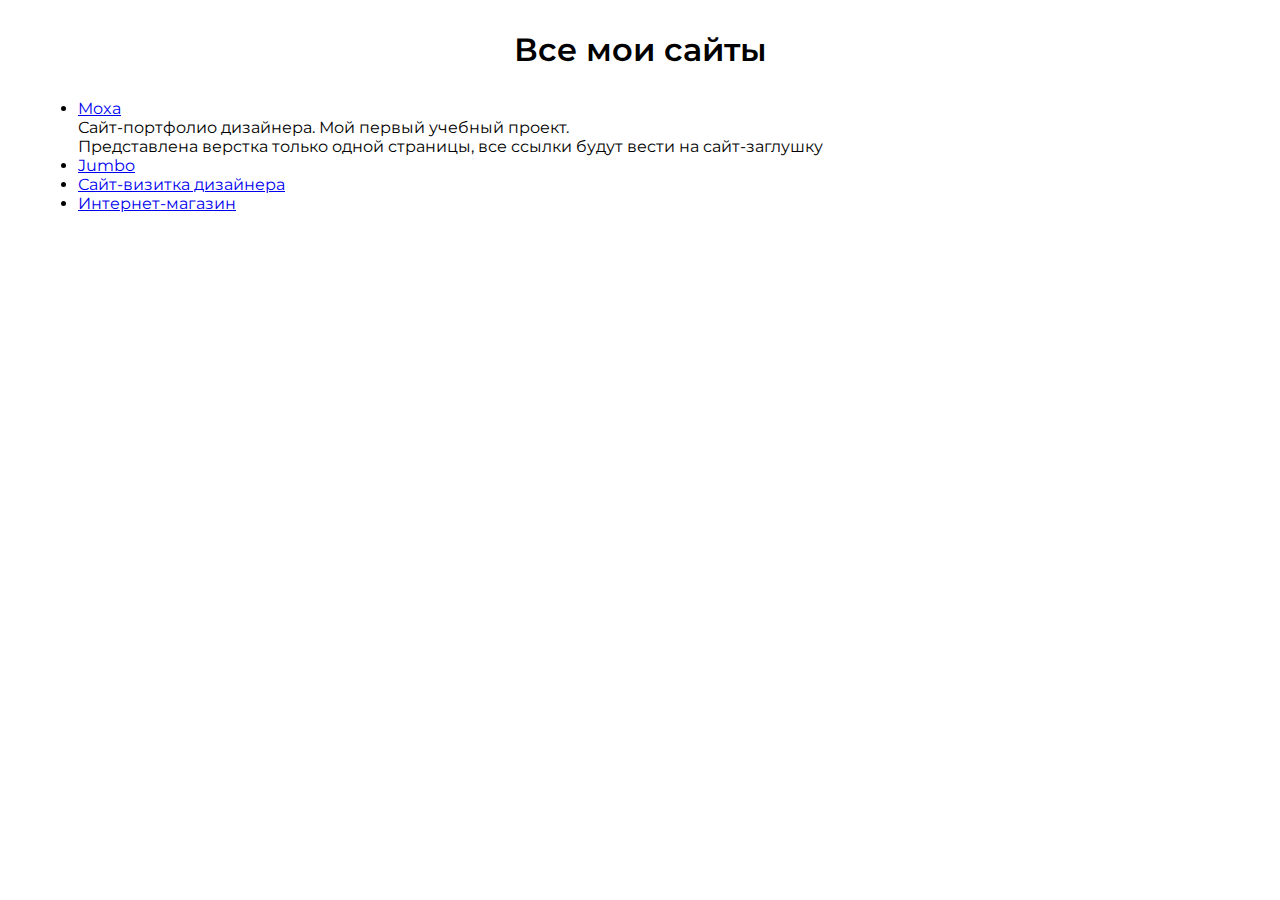
<file: index.html>
<!DOCTYPE html>
<html lang="en">
<head>
   <meta charset="UTF-8">
   <meta http-equiv="X-UA-Compatible" content="IE=edge">
   <meta name="viewport" content="width=device-width, initial-scale=1.0">
   <link rel="stylesheet" href="style.css">
   <title>Document</title>
</head>
<body>
   <main>
      <div class="container">
         <h1>Все мои сайты</h1>
         <ul class="site-list">
            <li class="site-list__item">
               <a href="/moxa/index.html" class="site-list__link">Moxa</a>
               <div class="site-list__text">Сайт-портфолио дизайнера. Мой первый учебный проект. <br>Представлена верстка только одной страницы, все ссылки будут вести на сайт-заглушку</div>
            </li>
            <li class="site-list__item">
               <a href="/Jumbo/html/index.html" class="site-list__link">Jumbo</a>
               <div class="site-list__text"></div>
            </li>
            <li class="site-list__item">
               <a href="/site for Valechka/index.html" class="site-list__link">Сайт-визитка дизайнера</a>
               <div class="site-list__text"></div>
            </li>
            <li class="site-list__item">
               <a href="/shop/index.html" class="site-list__link">Интернет-магазин</a>
               <div class="site-list__text"></div>
            </li>
         </ul>
      </div>
   </main>
</body>
</html>
</file>
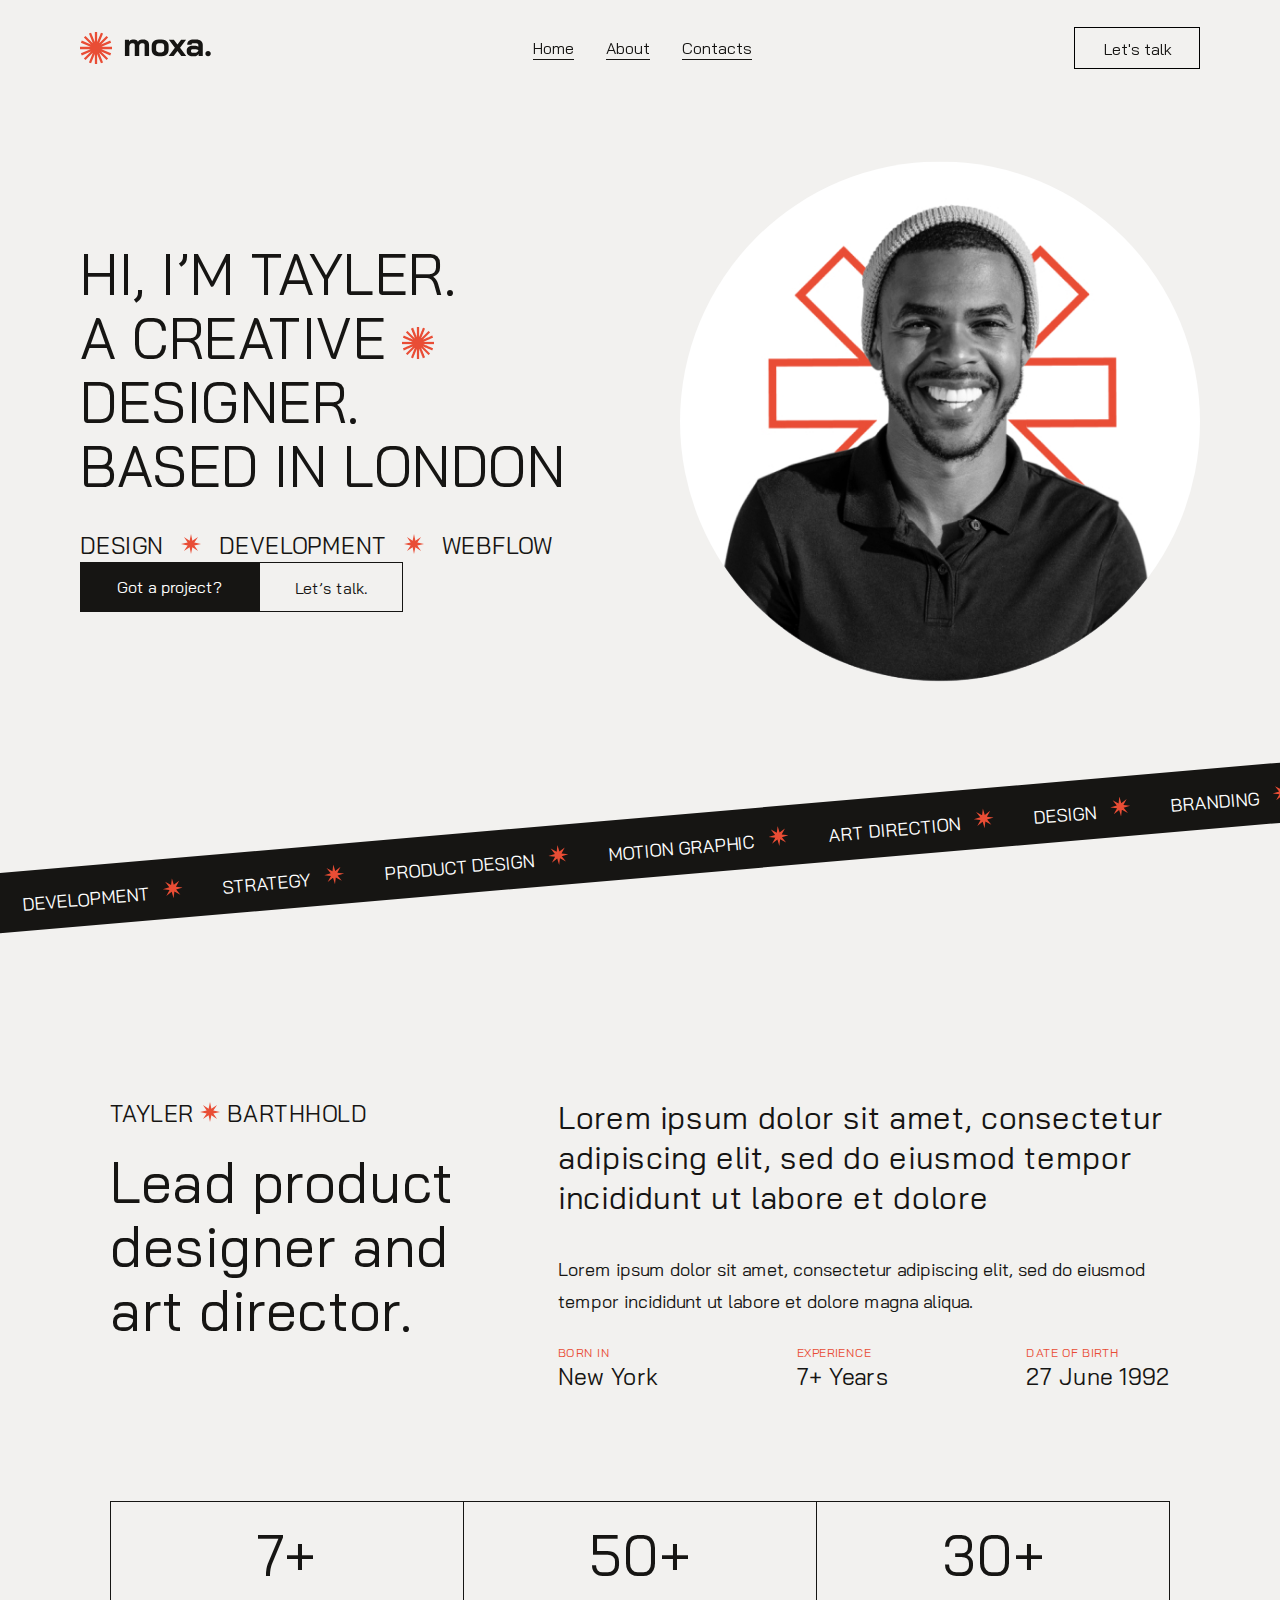
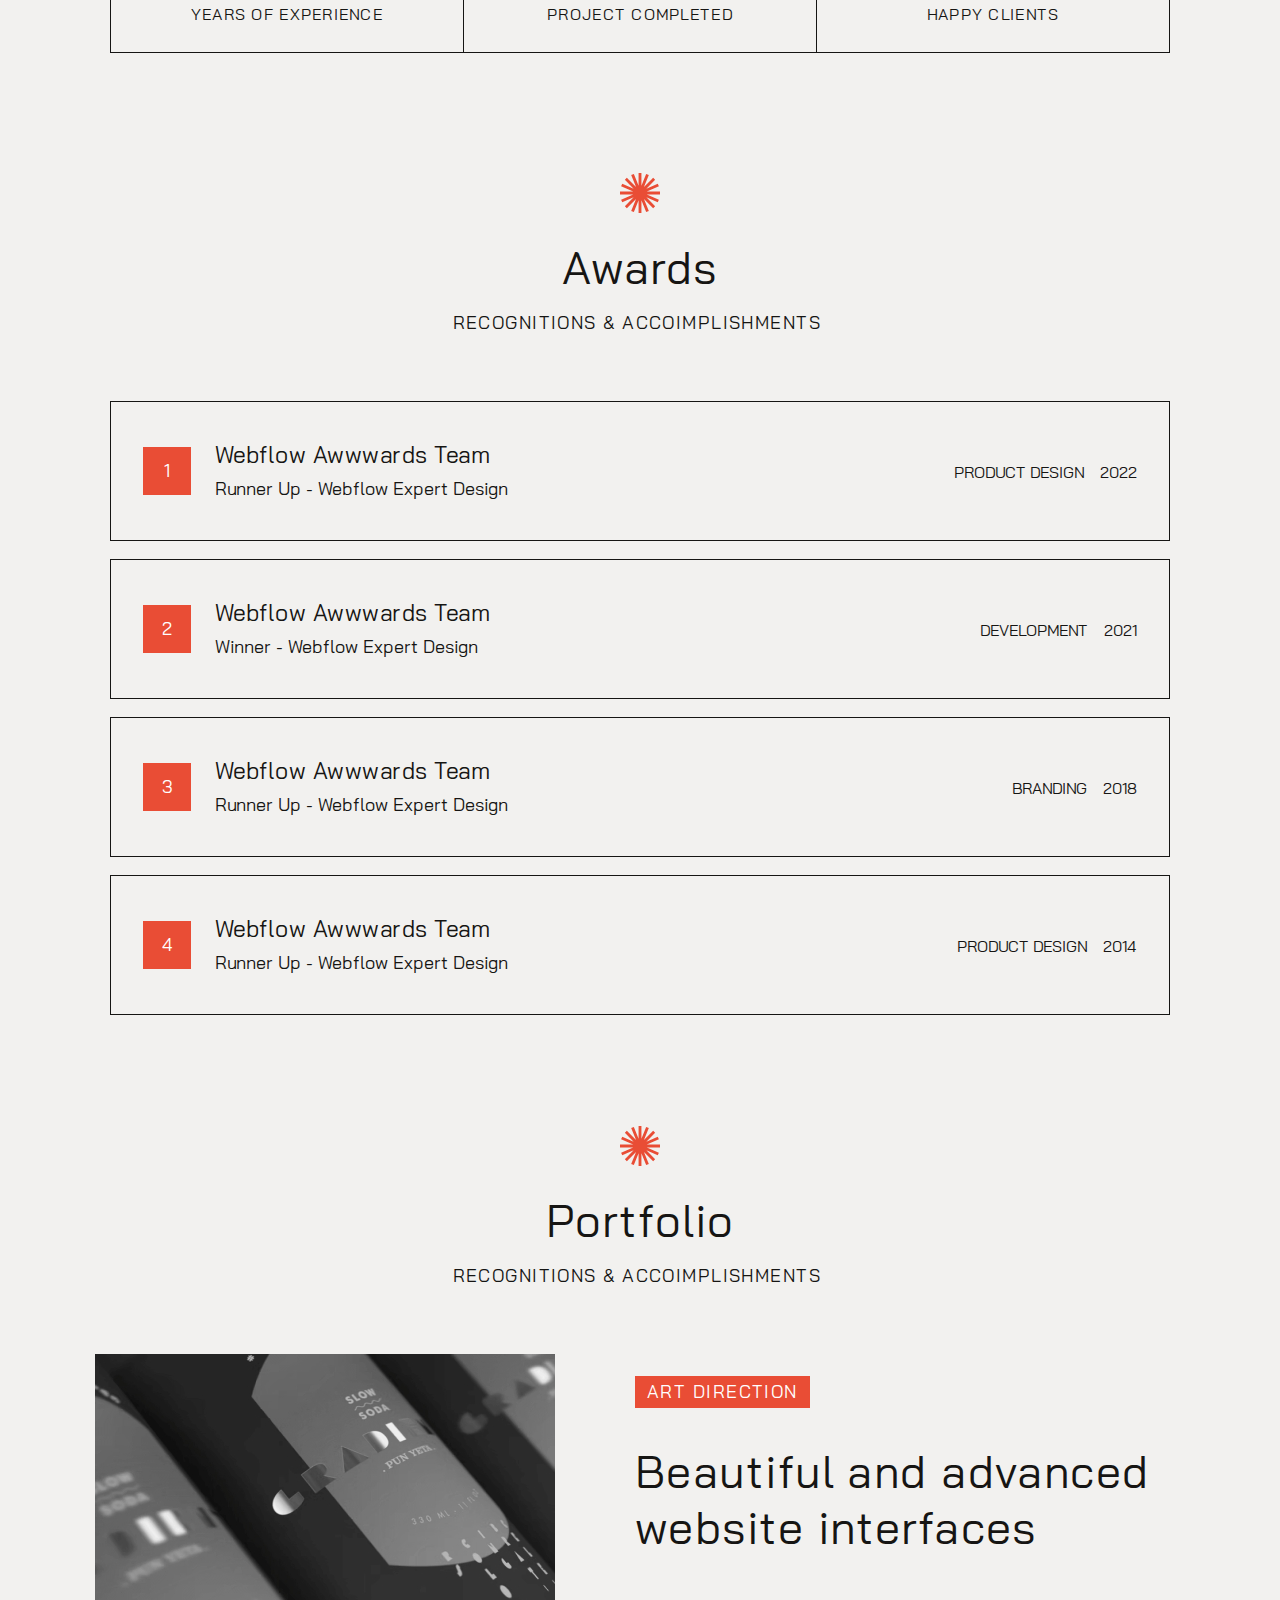
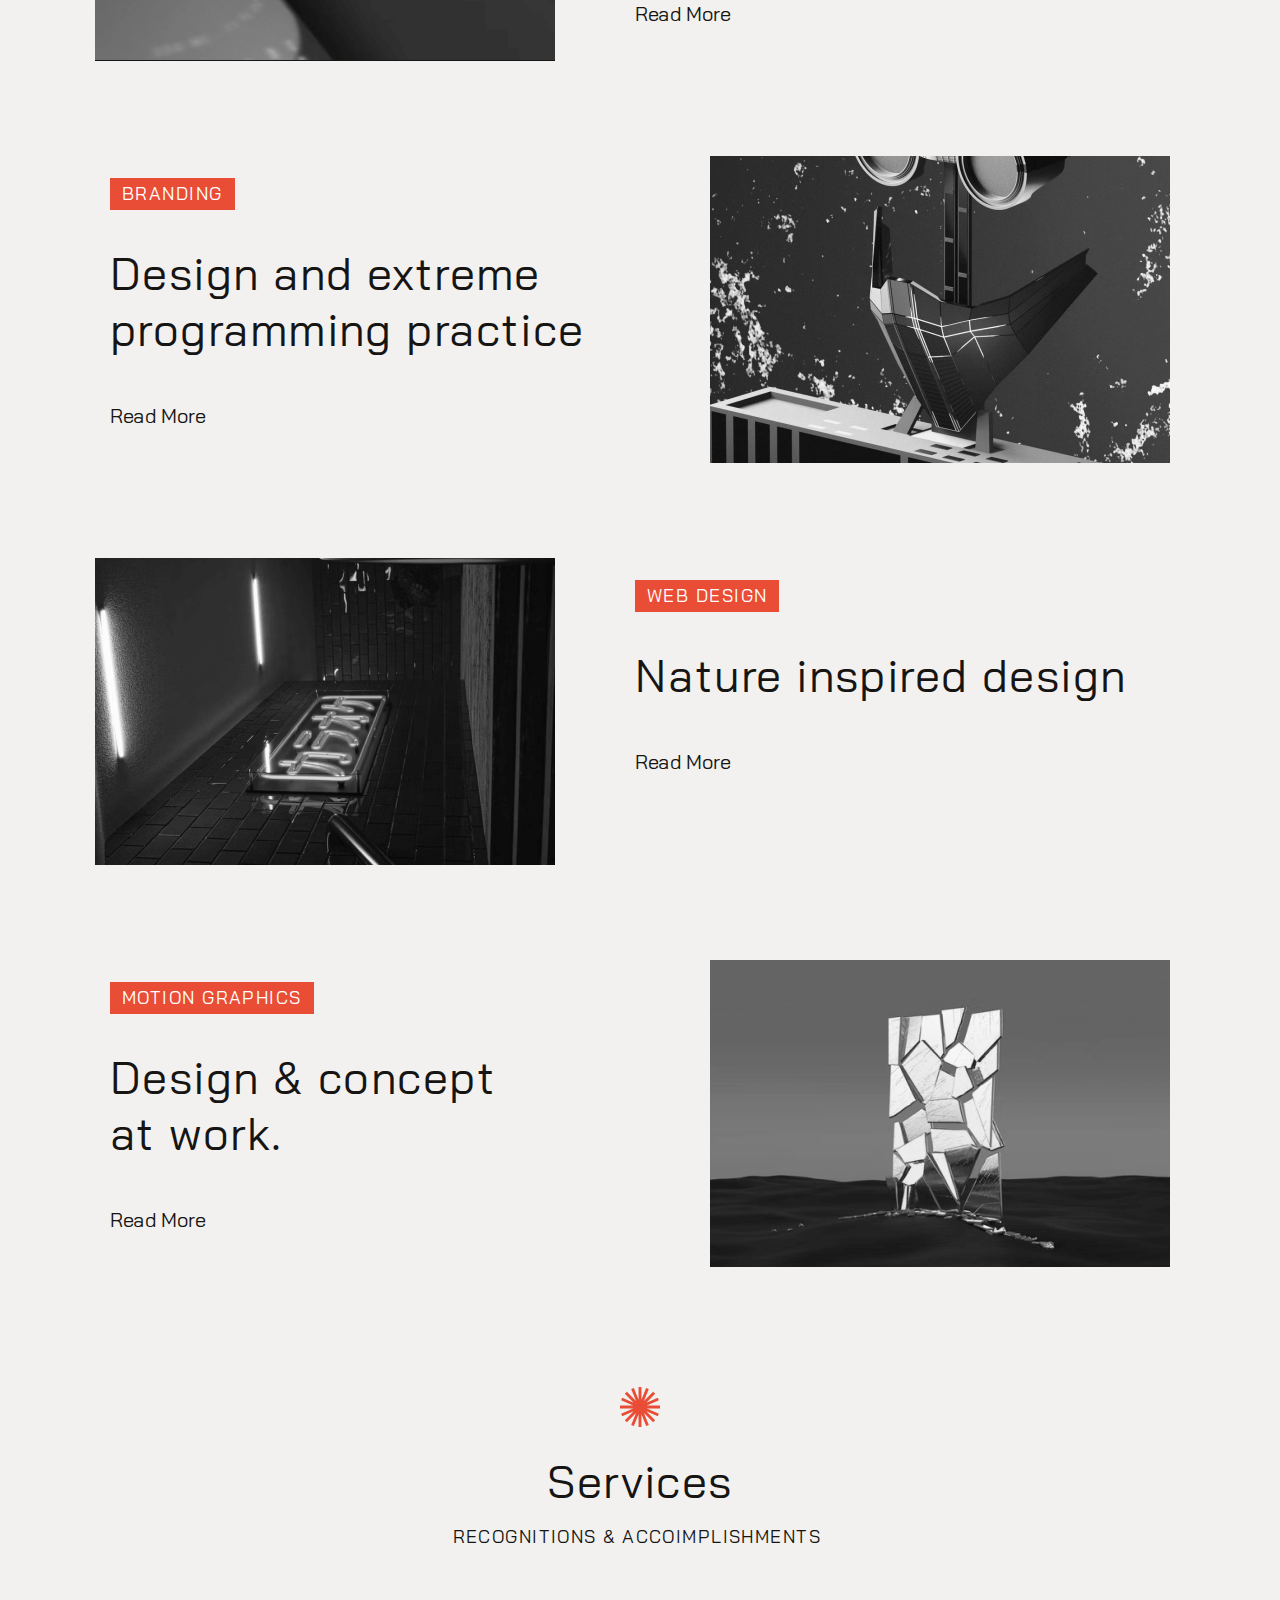
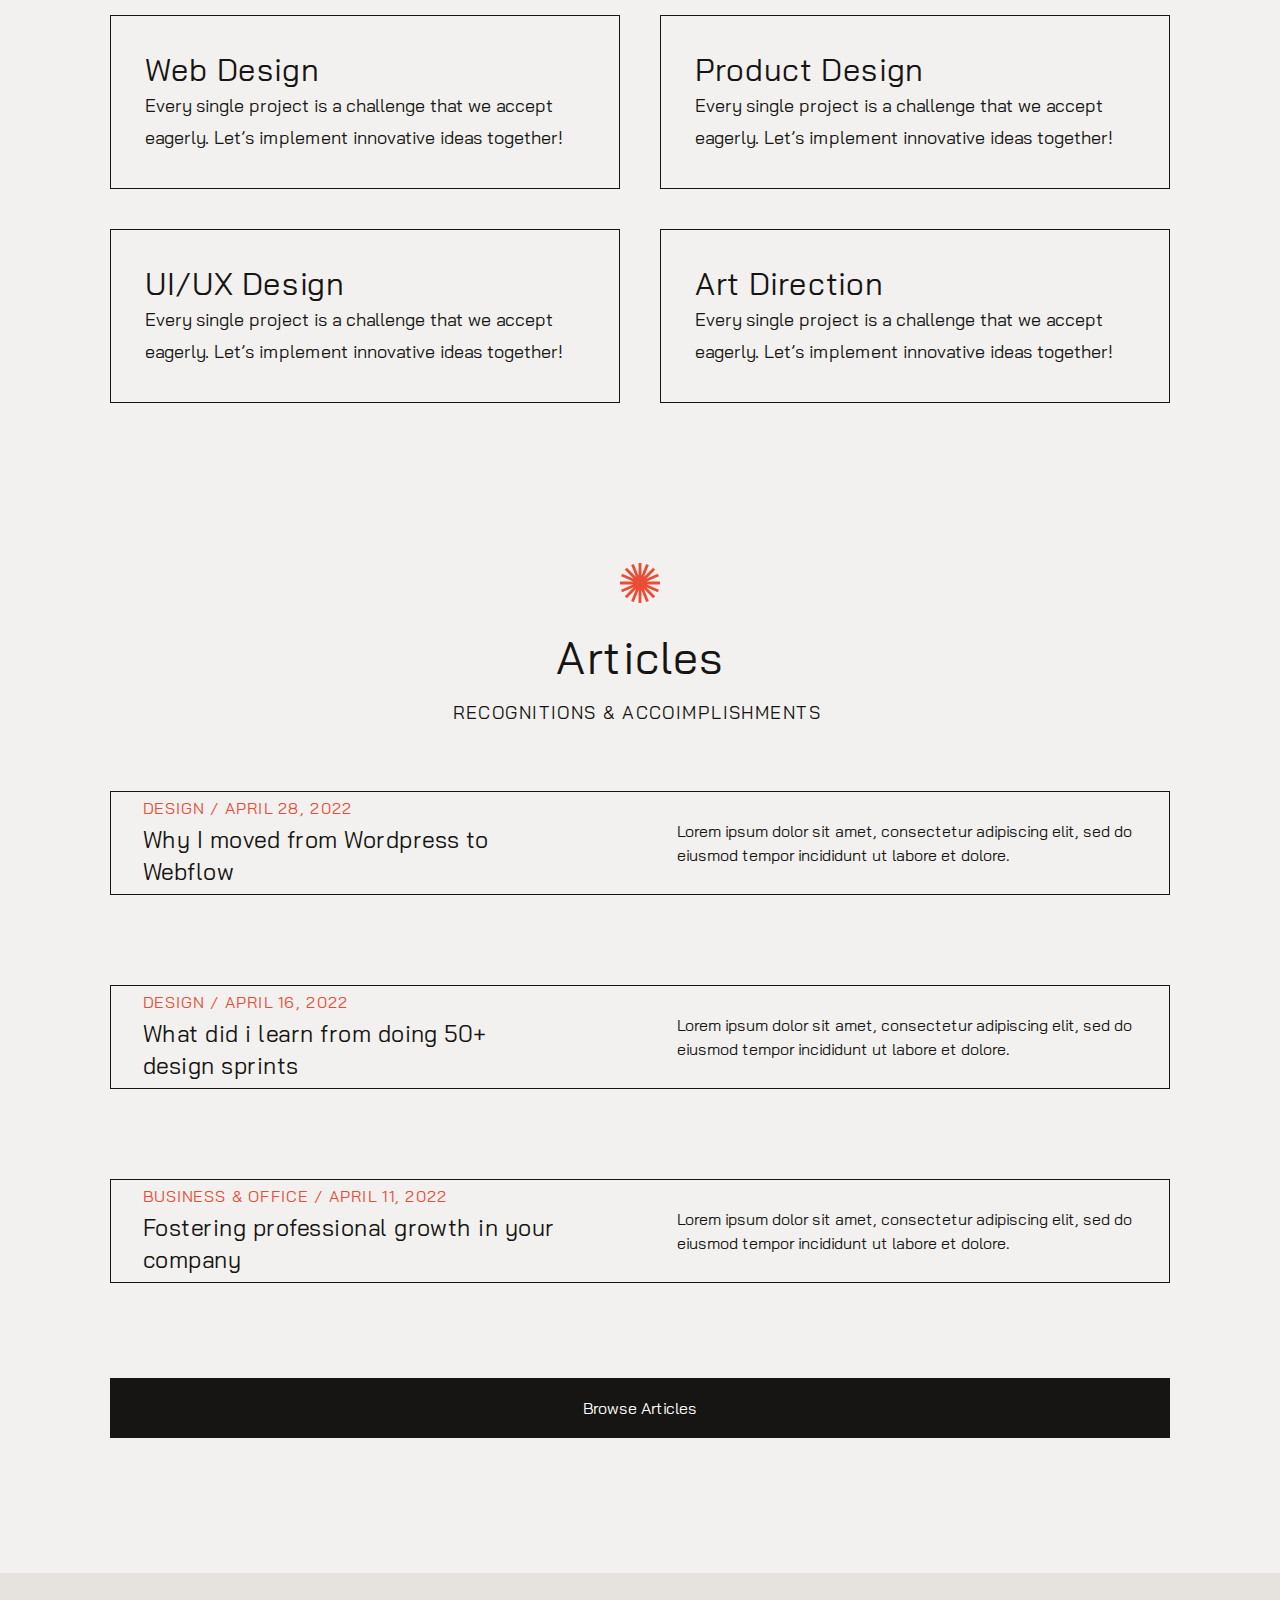
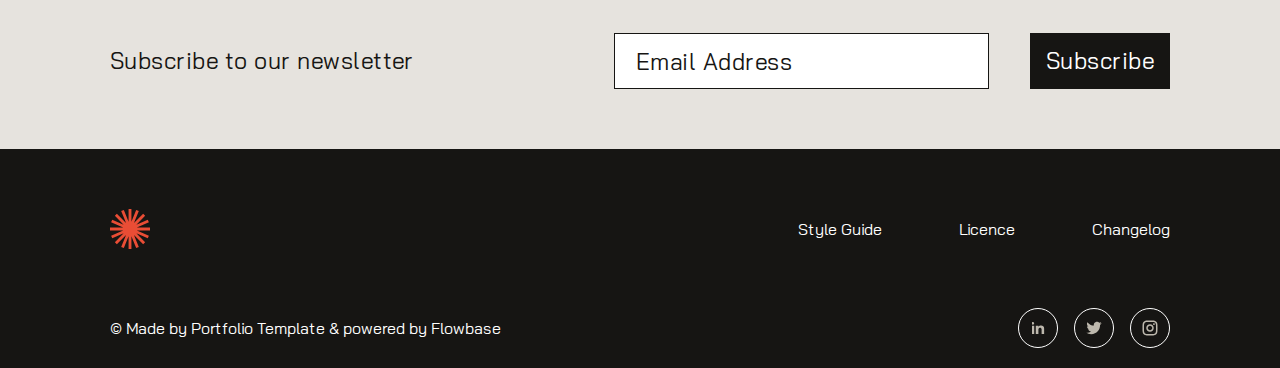
<file: moxa/index.html>
<!DOCTYPE html>
<html lang="en">
<head>
   <meta charset="UTF-8">
   <meta http-equiv="X-UA-Compatible" content="IE=edge">
   <meta name="viewport" content="width=device-width, initial-scale=1.0, minimum-scale=1.0">
   <meta name="description" content="Disigner's portfolio">
   <title>Moxa</title>
   <link rel="stylesheet" href="/moxa/css/normalize.css">
   <link rel="stylesheet" href="/moxa/css/style.css">
   <link rel="icon" href="/moxa/img/icon.svg">
</head>
<body>
   <header class="header">
      <div class="container header-container">
         <div class="content-header">
            <div class="content-header__flexbox">
               <div class="content-header__logo">
                  <img src="/moxa/img/logo.svg" alt="logo">
               </div>
               <div class="content-header__links content-header-link">
                  <div class="content-header-link__item">
                     <a href="/index.html">Home</a>
                  </div>
                  <div class="content-header-link__item">
                     <a href="/index.html">About</a>
                  </div>
                  <div class="content-header-link__item">
                     <a href="/index.html">Contacts</a>
                  </div>
               </div>
               <div class="content-header__button">
                  <a href="/index.html">Let's talk</a>
               </div>
            </div>
            <div class="content-header-after"></div>
         </div>
      </div>
   </header>
   <main class="main">
      <section class="home">
               <div class="home__home-container">
                  <div class="home__content">
                     <div class="home__title">
                        <h1 class="home-title__item">HI,&nbsp;I&rsquo;M&nbsp;TAYLER. <br>A&nbsp;CREATIVE 
                           <img src="/moxa/img/site-icon.png" alt="">
                            DESIGNER. <br>BASED IN&nbsp;LONDON</h1>
                     </div>
                     <ul class="home__list">
                        <li class="home-list__item">DESIGN</li>
                        <li class="home-list__item"><img src="/moxa/img/star.svg" alt=""></li>
                        <li class="home-list__item">DEVELOPMENT</li>
                        <li class="home-list__item"><img src="/moxa/img/star.svg" alt=""></li>
                        <li class="home-list__item">WEBFLOW</li>
                     </ul>
                     <div class="home__button">
                        <div class="home-button__black">Got a&nbsp;project?</div>
                        <a href="" class="1">
                           <div class="home-button__white">Let&rsquo;s talk.</div>
                        </a>
                     </div>
                  </div>
                  <div class="home__img">
                     <img src="/moxa/img/photo.jpg" alt="my photo">
                  </div>
               </div>
            <div class="home__animation">
               <ul class="home-animation__list">
                  	<li class="home-animation__item">DEVELOPMENT<img src="/moxa/img/star.svg" alt=""></li>
                     <li class="home-animation__item">STRATEGY<img src="/moxa/img/star.svg" alt=""></li>
                     <li class="home-animation__item">PRODUCT DESIGN<img src="/moxa/img/star.svg" alt=""></li>
                     <li class="home-animation__item">MOTION GRAPHIC<img src="/moxa/img/star.svg" alt=""></li>
                     <li class="home-animation__item">ART DIRECTION<img src="/moxa/img/star.svg" alt=""></li>
                     <li class="home-animation__item">DESIGN<img src="/moxa/img/star.svg" alt=""></li>
                     <li class="home-animation__item">BRANDING<img src="/moxa/img/star.svg" alt=""></li>
                     <li class="home-animation__item">DEVELOPMENT<img src="/moxa/img/star.svg" alt=""></li>
                     <li class="home-animation__item">STRATEGY<img src="/moxa/img/star.svg" alt=""></li>
                     <li class="home-animation__item">PRODUCT DESIGN<img src="/moxa/img/star.svg" alt=""></li>
                     <li class="home-animation__item">MOTION GRAPHIC<img src="/moxa/img/star.svg" alt=""></li>
                     <li class="home-animation__item">ART DIRECTION<img src="/moxa/img/star.svg" alt=""></li>
                     <li class="home-animation__item">DESIGN<img src="/moxa/img/star.svg" alt=""></li>
                     <li class="home-animation__item">BRANDING<img src="/moxa/img/star.svg" alt=""></li>
                     <li class="home-animation__item">DEVELOPMENT<img src="/moxa/img/star.svg" alt=""></li>
                     <li class="home-animation__item">STRATEGY<img src="/moxa/img/star.svg" alt=""></li>
                     <li class="home-animation__item">PRODUCT DESIGN<img src="/moxa/img/star.svg" alt=""></li>
                     <li class="home-animation__item">MOTION GRAPHIC<img src="/moxa/img/star.svg" alt=""></li>
                     <li class="home-animation__item">ART DIRECTION<img src="/moxa/img/star.svg" alt=""></li>
                     <li class="home-animation__item">DESIGN<img src="/moxa/img/star.svg" alt=""></li>
                     <li class="home-animation__item">BRANDING<img src="/moxa/img/star.svg" alt=""></li>
                     <li class="home-animation__item">DEVELOPMENT<img src="/moxa/img/star.svg" alt=""></li>
                     <li class="home-animation__item">STRATEGY<img src="/moxa/img/star.svg" alt=""></li>
                     <li class="home-animation__item">PRODUCT DESIGN<img src="/moxa/img/star.svg" alt=""></li>
                     <li class="home-animation__item">MOTION GRAPHIC<img src="/moxa/img/star.svg" alt=""></li>
                     <li class="home-animation__item">ART DIRECTION<img src="/moxa/img/star.svg" alt=""></li>
                     <li class="home-animation__item">DESIGN<img src="/moxa/img/star.svg" alt=""></li>
                     <li class="home-animation__item">BRANDING<img src="/moxa/img/star.svg" alt=""></li>
               </ul>
            </div>
      </section>
      <section class="about">
         <div class="container">
            <div class="about__text">
               <div class="about-text__title">
                  <div class="about-title__name">TAYLER <img src="/moxa/img/star.svg" alt=""> BARTHHOLD</div>
                  <div class="about-title__item">Lead product designer and art director.</div>
               </div>
               <div class="about-text__content">
                  <div class="about-content__title">Lorem ipsum dolor sit amet, consectetur adipiscing elit, sed do&nbsp;eiusmod tempor incididunt ut&nbsp;labore et&nbsp;dolore</div>
                  <div class="about-content__subtitle">Lorem ipsum dolor sit amet, consectetur adipiscing elit, sed do&nbsp;eiusmod tempor incididunt ut&nbsp;labore et&nbsp;dolore magna aliqua.</div>
                  <div class="about-content__numbers">
                     <div class="about-content__item"> <div>BORN IN</div> New York</div>
                     <div class="about-content__item"><div>EXPERIENCE</div>7+ Years</div>
                     <div class="about-content__item"><div>DATE OF BIRTH</div>27 June 1992</div>
                  </div>
               </div>
            </div>
            <div class="about__stats ">
               <div class="about-stats__item border-content">
                  <div class="about-stats__number">7+</div>
                  <div class="about-stats__text">Years of Experience</div>
               </div>
               <div class="about-stats__item border-content">
                  <div class="about-stats__number">50+</div>
                  <div class="about-stats__text">Project Completed</div>
               </div>
               <div class="about-stats__item border-content">
                  <div class="about-stats__number">30+</div>
                  <div class="about-stats__text">Happy Clients</div>
               </div>
            </div>
            <div class="about__awards">
               <div class="about-awards__subtitle subtitle">
                  <div class="subtitle__icon"><img src="/moxa/img/icon.svg" alt=""></div>
                  <h2 class="subtitle__subtitle">Awards</h2>
                  <div class="subtitle__text">RECOGNITIONS &amp;&nbsp;ACCOIMPLISHMENTS</div>
               </div>
               <ul class="about-awards__content">
                  <li class="about-awards__item border-content">
                     <div class="awards-item__award">
                        <div class="awards-item__number">1</div>
                        <div class="awards-item__text">Webflow Awwwards Team <br><span>Runner Up - Webflow Expert Design</span></div>
                     </div>
                     <div class="awards-item__discription">
                        <div class="awards-item__category">PRODUCT DESIGN</div>
                        <div class="awards-item__year">2022</div>
                     </div>
                  </li>
                  <li class="about-awards__item border-content">
                     <div class="awards-item__award">
                        <div class="awards-item__number">2</div>
                        <div class="awards-item__text">Webflow Awwwards Team <br><span>Winner - Webflow Expert Design</span></div>
                     </div>
                     <div class="awards-item__discription">
                        <div class="awards-item__category">DEVELOPMENT</div>
                        <div class="awards-item__year">2021</div>
                     </div>
                  </li>
                  <li class="about-awards__item border-content">
                     <div class="awards-item__award">
                        <div class="awards-item__number">3</div>
                        <div class="awards-item__text">Webflow Awwwards Team <br><span>Runner Up - Webflow Expert Design</span></div>
                     </div>
                     <div class="awards-item__discription">
                        <div class="awards-item__category">BRANDING</div>
                        <div class="awards-item__year">2018</div>
                     </div>
                  </li>
                  <li class="about-awards__item border-content">
                     <div class="awards-item__award">
                        <div class="awards-item__number">4</div>
                        <div class="awards-item__text">Webflow Awwwards Team <br><span>Runner Up - Webflow Expert Design</span></div>
                     </div>
                     <div class="awards-item__discription">
                        <div class="awards-item__category">PRODUCT DESIGN</div>
                        <div class="awards-item__year">2014</div>
                     </div>
                  </li>
               </ul>
            </div>
            <div class="about__portfolio">
               <div class="about-portfolio__subtitle subtitle">
                  <div class="subtitle__icon"><img src="/moxa/img/icon.svg" alt=""></div>
                  <h2 class="subtitle__subtitle">Portfolio</h2>
                  <div class="subtitle__text">RECOGNITIONS &amp;&nbsp;ACCOIMPLISHMENTS</div>
               </div>
               <div class="about-portfolio__content">
                  <div class="about-portfolio__item">
                     <div class="portfolio-item__img">
                     </div>
                     <div class="portfolio-item__discription">
                        <div class="portfolio-item__category">Art Direction</div>
                        <div class="portfolio-item__text">Beautiful and advanced website interfaces</div>
                        <div class="portfolio-item__link"><a href="/index.html">Read More</a></div>
                     </div>
                  </div>
                  <div class="about-portfolio__item">
                     <div class="portfolio-item__img"></div>
                     <div class="portfolio-item__discription">
                        <div class="portfolio-item__category">Branding</div>
                        <div class="portfolio-item__text">Design and extreme programming practice</div>
                        <div class="portfolio-item__link"><a href="/index.html">Read More</a></div>
                     </div>
                  </div>
                  <div class="about-portfolio__item">
                     <div class="portfolio-item__img"></div>
                     <div class="portfolio-item__discription">
                        <div class="portfolio-item__category">Web Design</div>
                        <div class="portfolio-item__text">Nature inspired design</div>
                        <div class="portfolio-item__link"><a href="/index.html">Read More</a></div>
                     </div>
                  </div>
                  <div class="about-portfolio__item">
                     <div class="portfolio-item__img"></div>
                     <div class="portfolio-item__discription">
                        <div class="portfolio-item__category">Motion Graphics</div>
                        <div class="portfolio-item__text">Design &amp;&nbsp;concept at&nbsp;work.</div>
                        <div class="portfolio-item__link"><a href="/index.html">Read More</a></div>
                     </div>
                  </div>
               </div>
            </div>
         </div>
      </section>
      <section class="services">
         <div class="container">
            <div class="services__list">
               <div class="services-list__subtitle subtitle">
                  <div class="subtitle__icon"><img src="/moxa/img/icon.svg" alt=""></div>
                  <h2 class="subtitle__subtitle">Services</h2>
                  <div class="subtitle__text">RECOGNITIONS &amp;&nbsp;ACCOIMPLISHMENTS</div>
               </div>
               <div class="services-list__content">
                  <div class="services-list__item border-content">
                     <div class="services-item__title">Web Design</div>
                     <div class="services-item__text">Every single project is&nbsp;a&nbsp;challenge that we&nbsp;accept eagerly. Let&rsquo;s implement innovative ideas together!</div>
                  </div>
                  <div class="services-list__item border-content">
                     <div class="services-item__title">Product Design</div>
                     <div class="services-item__text">Every single project is&nbsp;a&nbsp;challenge that we&nbsp;accept eagerly. Let&rsquo;s implement innovative ideas together!</div>
                  </div>
                  <div class="services-list__item border-content">
                     <div class="services-item__title">UI/UX Design</div>
                     <div class="services-item__text">Every single project is&nbsp;a&nbsp;challenge that we&nbsp;accept eagerly. Let&rsquo;s implement innovative ideas together!</div>
                  </div>
                  <div class="services-list__item border-content">
                     <div class="services-item__title">Art Direction</div>
                     <div class="services-item__text">Every single project is&nbsp;a&nbsp;challenge that we&nbsp;accept eagerly. Let&rsquo;s implement innovative ideas together!</div>
                  </div>
               </div>
            </div>
         </div>
         <div class="services__happyCustomer"></div>
      </section>
      <section class="articles">
         <div class="container">
            <div class="articles__subtitle subtitle">
               <div class="subtitle__icon"><img src="/moxa/img/icon.svg" alt=""></div>
               <h2 class="subtitle__subtitle">Articles</h2>
               <div class="subtitle__text">RECOGNITIONS &amp;&nbsp;ACCOIMPLISHMENTS</div>
            </div>
            <div class="articles__list">
               <div class="articles-list__item border-content">
                  <div class="articles-list__title">
                     <div class="articles-list__date">DESIGN&nbsp;/ April&nbsp;28, 2022</div>
                     <div class="articles-list__text">Why I moved from Wordpress to Webflow</div>
                  </div>
                  <div class="articles-list__dicscription">Lorem ipsum dolor sit amet, consectetur adipiscing elit, sed do eiusmod tempor incididunt ut labore et dolore.</div>
               </div>
               <div class="articles-list__item border-content">
                  <div class="articles-list__title">
                     <div class="articles-list__date">DESIGN&nbsp;/ April&nbsp;16, 2022</div>
                     <div class="articles-list__text">What did i learn from doing 50+ design sprints</div>
                  </div>
                  <div class="articles-list__dicscription">Lorem ipsum dolor sit amet, consectetur adipiscing elit, sed do eiusmod tempor incididunt ut labore et dolore.</div>
               </div>
               <div class="articles-list__item border-content">
                  <div class="articles-list__title">
                     <div class="articles-list__date">BUSINESS &amp;&nbsp;OFFICE&nbsp;/ April&nbsp;11, 2022</div>
                     <div class="articles-list__text">Fostering professional growth in your company</div>
                  </div>
                  <div class="articles-list__dicscription">Lorem ipsum dolor sit amet, consectetur adipiscing elit, sed do eiusmod tempor incididunt ut labore et dolore.</div>
               </div>
            </div>
            <a href="/index.html">
               <div class="articles__button">Browse Articles</div>
            </a>
          </div>
      </section>
   </main>
   <section class="logo-decoration">
      <div class="logo-decoration__item"><div class="logo-decoration__aimation logo-decoration_scroll"></div>
      </div>
      <div class="logo-decoration__item"><div class="logo-decoration__aimation logo-decoration_scroll"></div>
      </div>
      <div class="logo-decoration__item"><div class="logo-decoration__aimation logo-decoration_scroll"></div>
      </div>
   </section>
   <footer class="footer">
      <div class="footer__subscribe">
         <div class="container">
            <div class="footer-subscribe__content">
               <div class="footer-subscribe__text">Subscribe to our newsletter</div>
               <div class="footer-subscribe__email">
                     <div class="footer-subscribe__form">
                        <form action="#">
                           <input type="email" class="footer-subscribe__input" placeholder="Email Address">
                        </form>
                     </div>
                     <button class="footer-subscribe__button">Subscribe</button>
               </div>
            </div>
         </div>
      </div>
      <div class="footer__licence">
         <div class="container">
            <div class="footer-licence__content">
               <div class="footer-licence__item"><img src="/moxa/img/icon.svg" alt=""></div>
               <div class="footer-licence__links">
                  <div class="footer-links__item"> <a href="/index.html">Style Guide</a></div>
                  <div class="footer-links__item"> <a href="/index.html">Licence</a> </div>
                  <div class="footer-links__item"> <a href="/index.html">Changelog</a></div>
               </div>
            </div>
            <div class="footer-licence__content">
               <div class="footer-licence__item">&copy;&nbsp;Made by&nbsp;Portfolio Template &amp;&nbsp;powered by&nbsp;Flowbase</div>
               <div class="footer-licence__social">
                  <div class="footer-links__img"> <a href="/index.html"><img src="/moxa/img/in.svg" alt="linkedin"></a> </div>
                  <div class="footer-links__img"> <a href="/index.html"><img src="/moxa/img/tw.svg" alt="twitter"></a> </div>
                  <div class="footer-links__img"> <a href="/index.html"><img src="/moxa/img/inst.svg" alt="instagram"></a> </div>
               </div>
            </div>
         </div>
      </div>
   </footer>
   <script src="https://ajax.googleapis.com/ajax/libs/jquery/3.6.0/jquery.min.js"></script>
   <script src="js/script.js"></script>
</body>
</html>
</file>
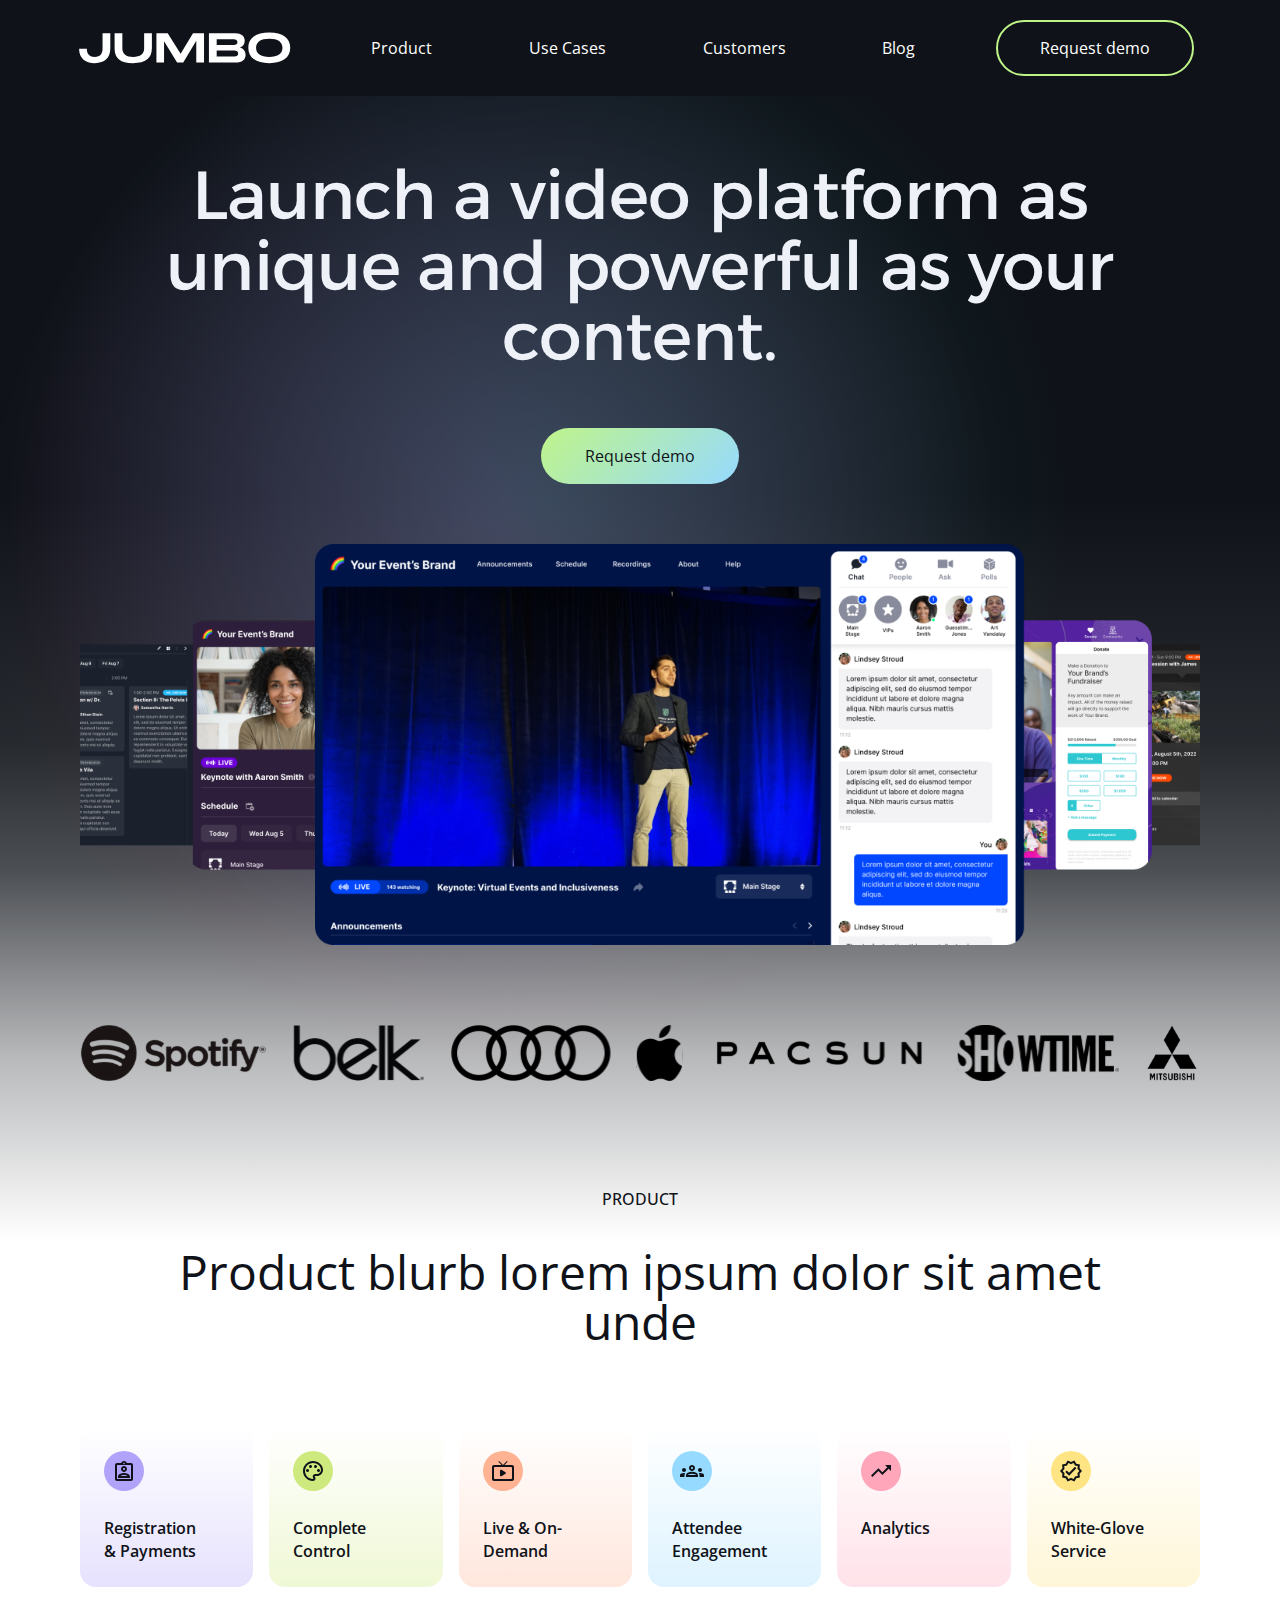
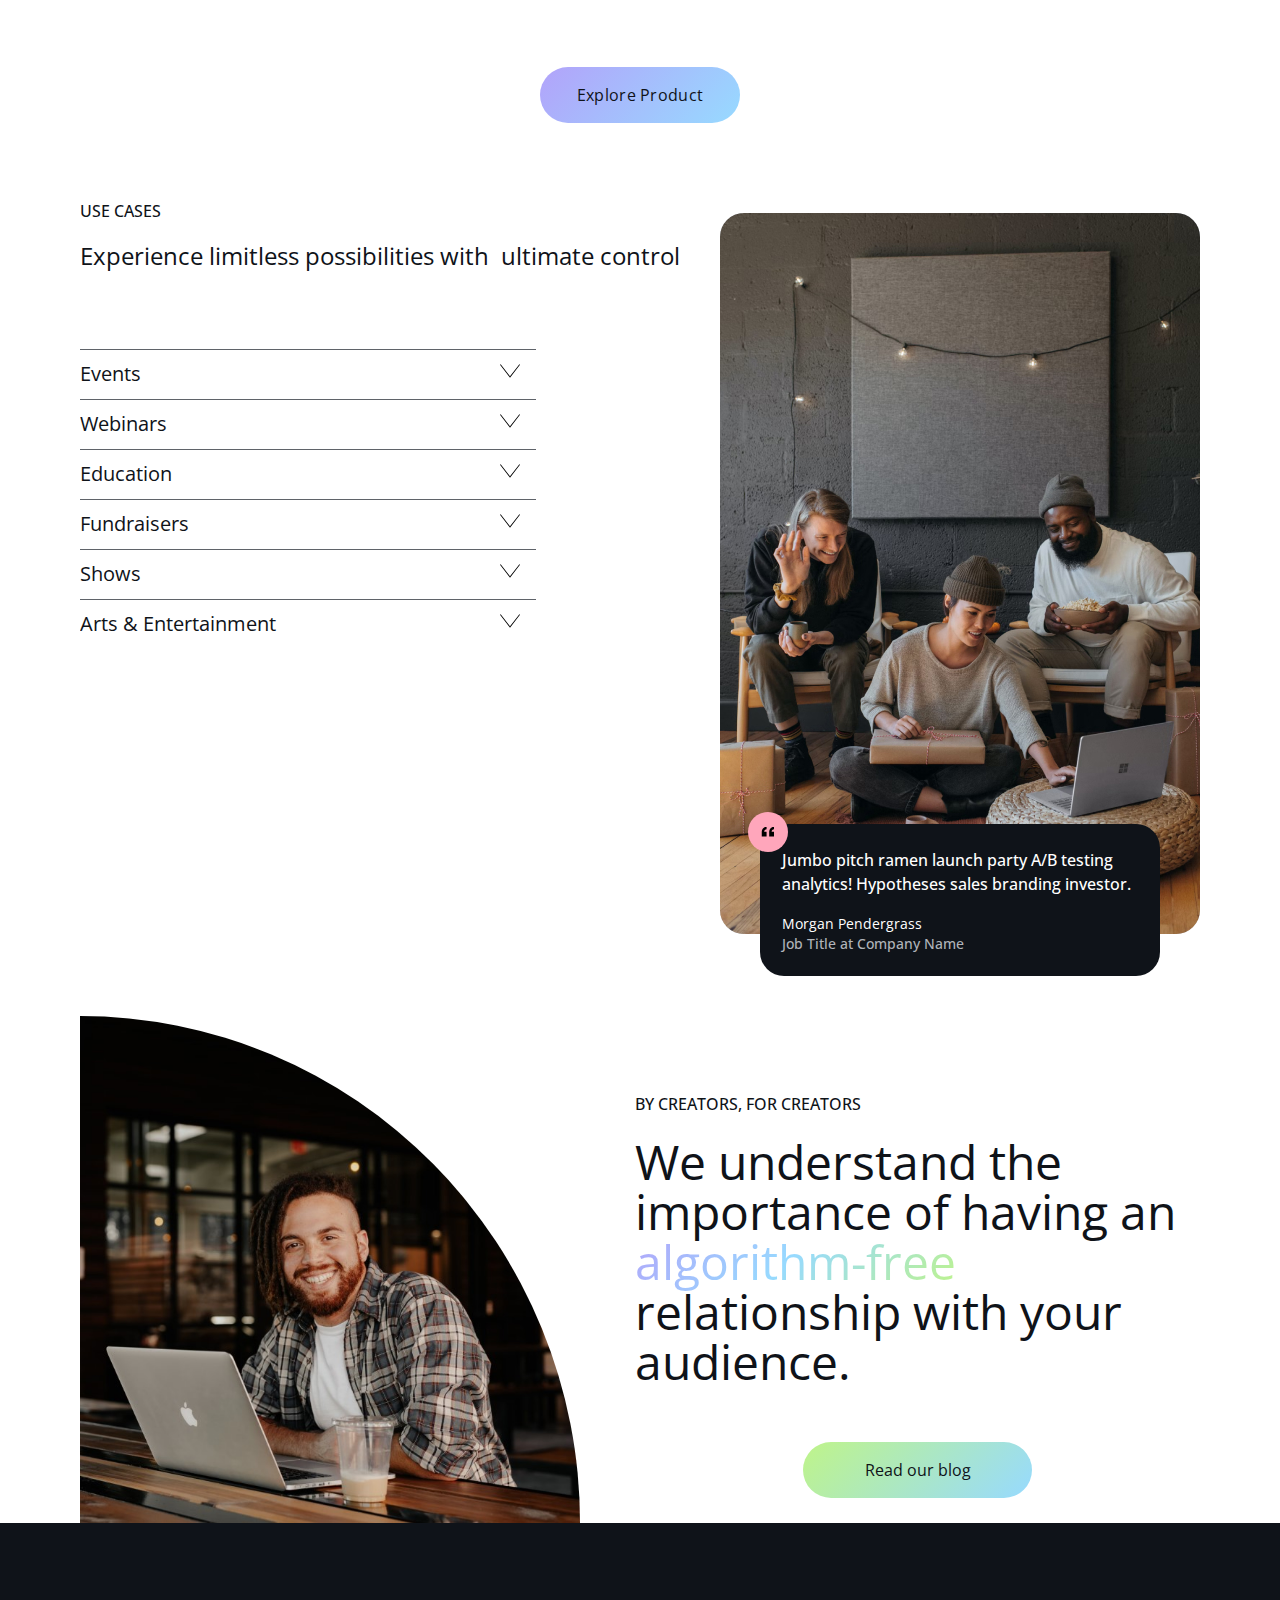
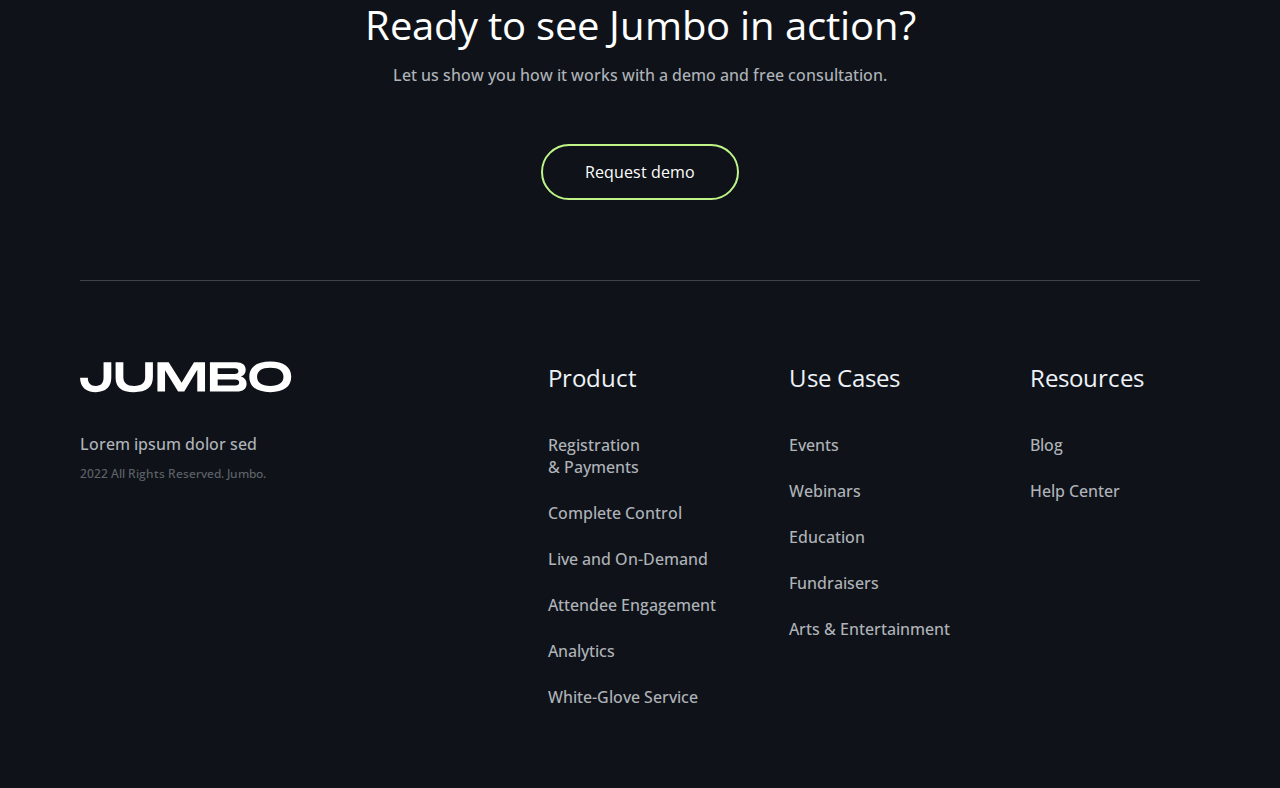
<file: Jumbo/html/index.html>
<!DOCTYPE html>
<html lang="en">
<head>
   <meta charset="UTF-8">
   <meta http-equiv="X-UA-Compatible" content="IE=edge">
   <meta name="viewport" content="width=device-width, initial-scale=1.0">
   <link rel="stylesheet" href="/Jumbo/css/normalize.css">
   <link rel="stylesheet" href="/Jumbo/css/null.css">
   <link rel="stylesheet" href="/Jumbo/css/style.css">
   <link rel="stylesheet" href="/Jumbo/css/home-style.css">
   <title>Jumbo - Home</title>
</head>
<body>
   <header class="header header-home">
      <div class="container">
         <div class="header-content" id="header-content">
            <div class="header-content__logo "><img src="/Jumbo/img/logo.svg" alt="logo"></div>
            <div class="header-content__links" id="header-content__links">
               <a href="" class="header-links__item">Product</a>
               <a href="" class="header-links__item">Use Cases</a>
               <a href="" class="header-links__item">Customers</a>
               <a href="" class="header-links__item">Blog</a>
            </div>
            <div class="header-content__menu">
               <button type="button" class="form-button header-menu__button" id="header-menu__button" onclick="toggleForm()">Request demo</button>
               <div class="header-menu__burger" id="header-menu__burger"></div>
            </div>
         </div>
      </div>
   </header>
   <main class="main">
      <section class="title">
         <div class="container">
            <h1 class="title__item">Launch a video platform as unique and powerful as your content.</h1>
            <button type="button" class="form-button title__button" onclick="toggleForm()">Request demo</button>
            <div class="title__galery">
               <img src="/Jumbo/img/home/galery.png" alt="">
            </div>
            <div class="title__icons">
               <div class="title-icons__item"><img src="/Jumbo/img/home/company1.svg" alt=""></div>
               <div class="title-icons__item"><img src="/Jumbo/img/home/company2.svg" alt=""></div>
               <div class="title-icons__item"><img src="/Jumbo/img/home/company3.svg" alt=""></div>
               <div class="title-icons__item"><img src="/Jumbo/img/home/company4.svg" alt=""></div>
               <div class="title-icons__item"><img src="/Jumbo/img/home/company5.svg" alt=""></div>
               <div class="title-icons__item"><img src="/Jumbo/img/home/company6.svg" alt=""></div>
               <div class="title-icons__item"><img src="/Jumbo/img/home/company7.svg" alt=""></div>
            </div>
         </div>
      </section>
      <section class="product">
         <div class="container">
            <div class="product__category">Product</div>
            <h2 class="product__title">Product blurb lorem ipsum dolor sit amet unde</h2>
            <div class="product__nav">
               <div class="product-nav__item">
                  <div class="product-nav__icon"><img src="/Jumbo/img/registr.svg" alt="icon"></div>
                  <div class="product-nav__text">Registration &amp;&nbsp;Payments</div>
               </div>
               <div class="product-nav__item">
                  <div class="product-nav__icon"><img src="/Jumbo/img/com-contr.svg" alt="icon"></div>
                  <div class="product-nav__text">Complete
                     Control</div>
               </div>
               <div class="product-nav__item">
                  <div class="product-nav__icon"><img src="/Jumbo/img/live.svg" alt="icon"></div>
                  <div class="product-nav__text">Live &
                     On-Demand</div>
               </div>
               <div class="product-nav__item">
                  <div class="product-nav__icon"><img src="/Jumbo/img/attendee.svg" alt="icon"></div>
                  <div class="product-nav__text">Attendee Engagement</div>
               </div>
               <div class="product-nav__item">
                  <div class="product-nav__icon"><img src="/Jumbo/img/analytics.svg" alt="icon"></div>
                  <div class="product-nav__text">Analytics</div>
               </div>
               <div class="product-nav__item">
                  <div class="product-nav__icon"><img src="/Jumbo/img/service.svg" alt="icon"></div>
                  <div class="product-nav__text">White-Glove Service</div>
               </div>
            </div>
            <a href="" class="product__button">Explore Product</a>
         </div>
      </section>
      <section class="use-cases">
         <div class="container">
            <div class="use-cases-content">
               <div class="use-cases__text">
                  <div class="use-cases-text__category">Use Cases</div>
                  <h2 class="use-cases-text__title">Experience limitless possibilities with&nbsp; ultimate control</h2>
                  <div class="use-cases-text__nav" id="use-cases-nav">
                     <div class="use-cases-nav__item">Events
                        <div class="use-cases-nav__description">Leverage launch party backing. Success gamification leverage A/B testing partner network user experience infrastructure facebook niche market branding sales infographic alpha release.</div>
                        <a href="#" class="use-cases-nav__button">Discover</a>
                     </div>
                     <div class="use-cases-nav__item">Webinars
                        <div class="use-cases-nav__description">Leverage launch party backing. Success gamification leverage A/B testing partner network user experience infrastructure facebook niche market branding sales infographic alpha release.</div>
                        <a href="#" class="use-cases-nav__button">Discover</a>
                     </div>
                     <div class="use-cases-nav__item">Education
                        <div class="use-cases-nav__description">Leverage launch party backing. Success gamification leverage A/B testing partner network user experience infrastructure facebook niche market branding sales infographic alpha release.</div>
                        <a href="#" class="use-cases-nav__button">Discover</a>
                     </div>
                     <div class="use-cases-nav__item">Fundraisers
                        <div class="use-cases-nav__description">Leverage launch party backing. Success gamification leverage A/B testing partner network user experience infrastructure facebook niche market branding sales infographic alpha release.</div>
                        <a href="#" class="use-cases-nav__button">Discover</a>
                     </div>
                     <div class="use-cases-nav__item">Shows
                        <div class="use-cases-nav__description">Leverage launch party backing. Success gamification leverage A/B testing partner network user experience infrastructure facebook niche market branding sales infographic alpha release.</div>
                        <a href="#" class="use-cases-nav__button">Discover</a>
                     </div>
                     <div class="use-cases-nav__item">Arts &amp;&nbsp;Entertainment
                        <div class="use-cases-nav__description">Leverage launch party backing. Success gamification leverage A/B testing partner network user experience infrastructure facebook niche market branding sales infographic alpha release.</div>
                        <a href="#" class="use-cases-nav__button">Discover</a>
                     </div>
                  </div>
               </div>
               <div class="use-cases__img">
                  <div class="use-cases-img__item"><img src="/Jumbo/img/home/image1.jpg" alt="three people at work"></div>
                  <div class="use-cases-img__text">Jumbo pitch ramen launch party A/B testing analytics! Hypotheses sales branding investor.
                     <div class="use-cases-img-text__name">Morgan Pendergrass</div>
                     <div class="use-cases-img-text__description">Job Title at Company Name</div>
                     <div class="use-cases-img-text__icon"><img src="/Jumbo/img/home/img-icon.svg" alt="quotes"></div>
                  </div>
               </div>
            </div>
         </div>
      </section>
      <section class="blog">
         <div class="container">
            <div class="blog-content">
               <div class="blog-content__img">
                  <img src="/Jumbo/img/home/image2.jpg" alt="blog image">
               </div>
               <div class="blog-content__text">
                  <div class="blog-text__category">By Creators, For creators</div>
                  <h2 class="blog-text__title">We understand the importance of having an <span>algorithm-free</span> relationship with your audience.</h2>
                  <a href="" class="blog-text__link">Read our blog</a>
               </div>
            </div>
         </div>
      </section>
   </main>
   <footer class="footer">
      <div class="container">
         <div class="footer__text">
            <h3 class="footer-text__title">Ready to see Jumbo in action? </h3>
            <div class="footer-text__text">Let us show you how it works with a demo and free consultation.</div>
            <button class="form-button footer-text__button" onclick="toggleForm()">Request demo</button>
         </div>
         <div class="footer__links">
            <div class="footer-links__copyright">
               <div class="footer-copyright__logo"><img src="/Jumbo/img/logo.svg" alt=""></div>
               <div class="footer-copyright__text">Lorem ipsum dolor sed</div>
               <div class="footer-copyright__subtext">2022 All Rights Reserved. Jumbo.</div>
            </div>
            <div class="footer-links__link-list">
               <div class="footer-link-list__title">Product
                  <ul class="footer-link-list__content">
                     <li class="footer-link-list__item"><a href="">Registration &amp;&nbsp;Payments</a></li>
                     <li class="footer-link-list__item"><a href="">Complete Control</a></li>
                     <li class="footer-link-list__item"><a href="">Live and On-Demand</a></li>
                     <li class="footer-link-list__item"><a href="">Attendee Engagement</a></li>
                     <li class="footer-link-list__item"><a href="">Analytics</a></li>
                     <li class="footer-link-list__item"><a href="">White-Glove Service</a></li>
                  </ul>
               </div>
               <div class="footer-link-list__title">Use Cases
                  <ul class="footer-link-list__content">
                     <li class="footer-link-list__item"><a href="">Events</a></li>
                     <li class="footer-link-list__item"><a href="">Webinars</a></li>
                     <li class="footer-link-list__item"><a href="">Education</a></li>
                     <li class="footer-link-list__item"><a href="">Fundraisers</a></li>
                     <li class="footer-link-list__item"><a href="">Arts &amp;&nbsp;Entertainment</a></li>
                  </ul>
               </div>
               <div class="footer-link-list__title">Resources
                  <ul class="footer-link-list__content">
                     <li class="footer-link-list__item"><a href="">Blog</a></li>
                     <li class="footer-link-list__item"><a href="">Help Center</a></li>
                  </ul>
               </div>
            </div>
         </div>
      </div>
   </footer>

<!-- modals -->
   <div class="modal" id="modal-demo">
      <div class="modal__demo">
         <div class="modal-demo__title"><div class="modal-demo__close" onclick="toggleForm()"></div>
            <h3 class="modal-title__title">See how Jumbo <br> works for you</h3>
            <div class="modal-title__text">Complete the form to schedule a 1-on-1 consultation with our sales team. This 15 minute meeting will allow us to hear your needs and discover how Jumbo can help you.</div>
            <div class="modal-title__icons">
               <div class="modal-icons__item"><img src="/Jumbo/img/home/modal-icon1.svg" alt=""></div>
               <div class="modal-icons__item"><img src="/Jumbo/img/home/modal-icon2.svg" alt=""></div>
               <div class="modal-icons__item"><img src="/Jumbo/img/home/modal-icon3.svg" alt=""></div>
               <div class="modal-icons__item"><img src="/Jumbo/img/home/modal-icon4.svg" alt=""></div>
            </div>
         </div>
         <form action="#" class="modal-demo__form">
            <div class="modal-form__title">Request a Demo</div>
            <div class="modal-form__item">
               <div class="modal-form-item__title">First Name*</div>
               <input class="modal-form-item__input" type="text" required name="firtsName" id="">
            </div>
            <div class="modal-form__item">
               <div class="modal-form-item__title">Last Name*</div>
               <input class="modal-form-item__input" type="text" required name="lastName" id="">
            </div>
            <div class="modal-form__item">
               <div class="modal-form-item__title">Email Address*</div>
               <input class="modal-form-item__input" type="email" required name="emailAddress" id="">
            </div>
            <div class="modal-form__item">
               <div class="modal-form-item__title">Company Name</div>
               <input class="modal-form-item__input" type="text" name="companyName" id="">
            </div>
            <input class="modal-form-item__submit" type="submit" value="Schedule a Demo">
         </form>
      </div>
   </div>
   <script src="https://ajax.googleapis.com/ajax/libs/jquery/3.6.0/jquery.min.js"></script>
   <script src="/Jumbo/js/script.js"></script>
</body>
</html>
</file>
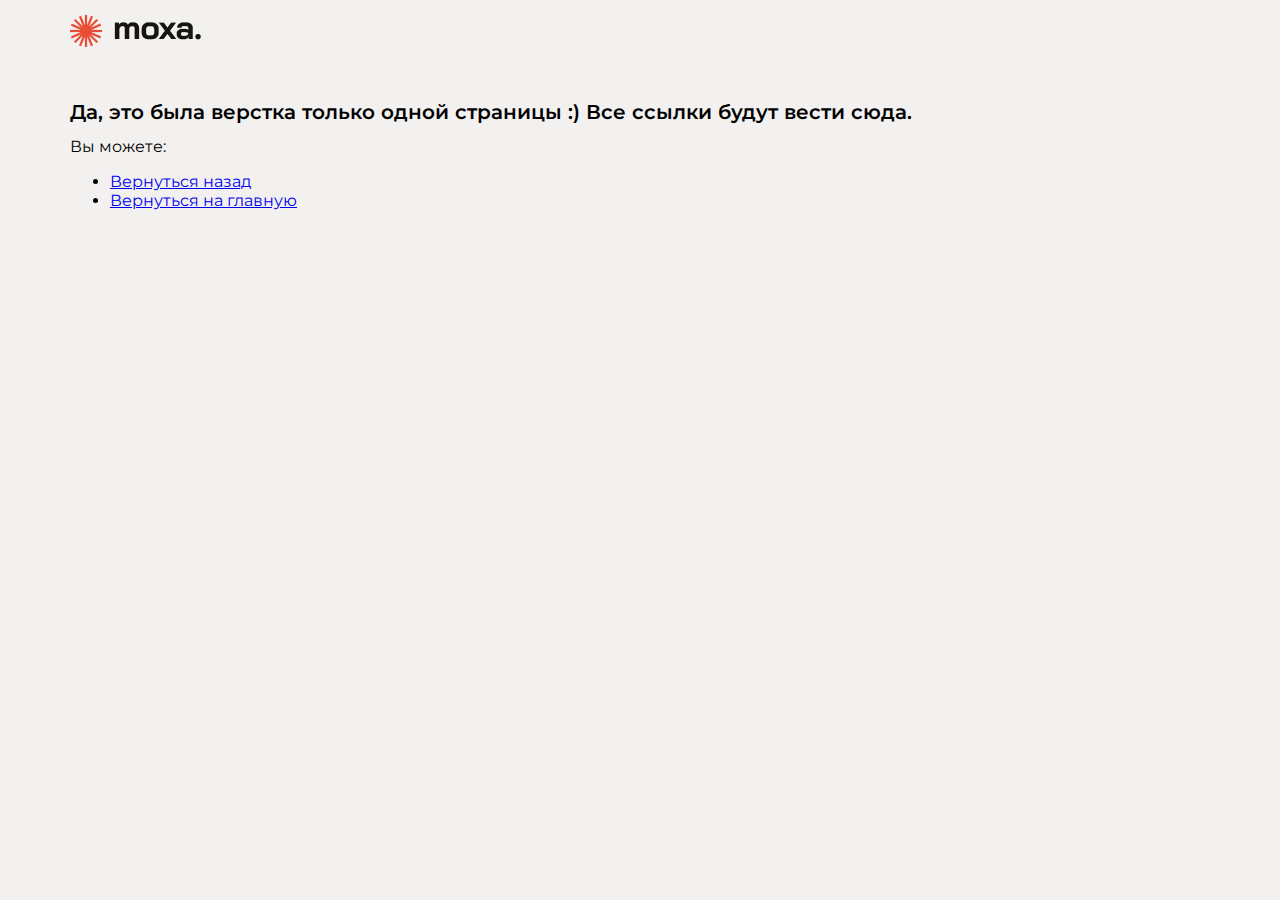
<file: moxa/links.html>
<!DOCTYPE html>
<html lang="en">
<head>
   <meta charset="UTF-8">
   <meta http-equiv="X-UA-Compatible" content="IE=edge">
   <meta name="viewport" content="width=device-width, initial-scale=1.0">
   <title>Moxa</title>
   <link rel="icon" href="/moxa/img/icon.svg">
   <link rel="stylesheet" href="/moxa/css/links_style.css">
</head>
<body>
   <div class="container">
      <div class="image"><img src="/moxa/img/logo.png" alt="logo"></div>
      <h1 class="header">Да, это была верстка только одной страницы :) Все ссылки будут вести сюда.
      </h1>
      <div class="text">
         Вы можете:
      </div>
      <ul class="list">
         <li class="list__item"><a href="#" onclick="backToCurrentScroll()" class="list__links">Вернуться назад</a></li>
         <li class="list__item"><a href="/index.html" class="list__links">Вернуться на главную</a></li>
      </ul>
   </div>

   <script src="js/script.js"></script>
</body>
</html>
</file>
<file: style.css>
@import url('https://fonts.googleapis.com/css2?family=Montserrat:wght@400;600&display=swap');

.container {
   margin: 0 auto;
   padding: 0 30px;
}

main {
   font-weight: 400;
   font-family: "Montserrat", sans-serif;
}


h1 {
   margin-top: 30px;
   margin-bottom: 30px;
   text-align: center;
   font-weight: 600;
   font-family: "Montserrat", sans-serif;
}
</file>
<file: moxa/css/style.css>
@import url("https://fonts.googleapis.com/css2?family=Bai+Jamjuree&display=swap");
body {
  background-color: #F2F1EF;
  font-family: "Bai Jamjuree", sans-serif;
  font-weight: 400;
  color: #161513;
}

.wrapper {
  width: 100%;
  overflow: hidden;
}

.container {
  margin: 0 auto;
  max-width: 1140px;
  padding: 0 40px;
}

.border-content {
  border: 1px solid #161513;
  color: #161513;
  transition: all 200ms ease 0s;
}
.border-content:hover {
  color: white;
  background-color: #161513;
}

.subtitle {
  margin: 0 auto;
  max-width: 700px;
  width: 100%;
  height: 168px;
  position: relative;
}
.subtitle__icon {
  position: absolute;
  top: 0;
  left: 50%;
  transform: translateX(-50%);
}
.subtitle__subtitle {
  position: absolute;
  top: 66px;
  left: 50%;
  transform: translateX(-50%);
  font-style: normal;
  font-weight: 400;
  font-size: 45px;
  line-height: 56px;
  /* identical to box height, or 124% */
  text-align: center;
  letter-spacing: 1.44px;
}
.subtitle__text {
  position: absolute;
  left: 50%;
  top: 140px;
  width: 375px;
  transform: translateX(-50%);
  font-style: normal;
  font-weight: 400;
  font-size: 18px;
  letter-spacing: 1.44px;
  text-transform: uppercase;
}

@media (max-width: 576px) {
  .container {
    padding: 0 18px;
  }
  .subtitle {
    height: 112px;
  }
  .subtitle__subtitle {
    top: 50px;
    font-size: 34px;
    line-height: 42px;
  }
  .subtitle__text {
    top: 100px;
    font-size: 14px;
    width: 284px;
    letter-spacing: 1px;
  }
}
.content-header {
  position: fixed;
  width: 100%;
  height: 120px;
  top: 0;
  left: 50%;
  transform: translateX(-50%);
  background: rgba(242, 241, 239, 0.9254901961);
  transition: all 0.2s ease 0s;
  z-index: 20;
}
.content-header__flexbox {
  display: flex;
  justify-content: space-between;
  padding: 0 80px;
  margin-top: 27px;
  max-width: 1440px;
  margin-left: auto;
  margin-right: auto;
}
.content-header__logo {
  margin-top: 5px;
}
.content-header__logo img {
  width: 131px;
  height: 32px;
}
.content-header__links {
  display: flex;
  justify-content: space-around;
  min-width: 252px;
  height: 24px;
  margin-top: 9px;
}
.content-header__button {
  width: 126px;
  height: 42px;
  border: 1px solid #000;
  color: #161513;
  transition: all 250ms ease 0s;
  font-family: "Bai Jamjuree";
  font-style: normal;
  font-weight: 400;
  font-size: 16px;
  line-height: 42px;
  /* identical to box height, or 150% */
  text-align: center;
}
.content-header__button:hover {
  background-color: #000;
  color: #fff;
}
.content-header__button a {
  display: inline-block;
  width: 126px;
  height: 42px;
}

.content-header-after {
  content: " ";
  background-color: rgba(22, 21, 19, 0.1568627451);
  height: 2px;
  width: 100%;
  margin-top: 27px;
  opacity: 0;
  transition: margin-top 150ms ease 0s;
  transition: opacity 0.5s ease 0s;
}

.content-header-link__item {
  display: block;
  height: 24px;
  font-family: "Bai Jamjuree";
  font-style: normal;
  font-weight: 400;
  font-size: 16px;
  line-height: 150%;
  text-align: center;
  color: #161513;
  border-bottom: 1px solid currentColor;
}

@media (max-width: 992px) {
  .content-header {
    height: 70px;
  }
}
@media (max-width: 576px) {
  .content-header__flexbox {
    padding: 0 30px;
  }
  .content-header__links {
    display: none;
  }
  .content-header__button {
    margin-left: 15px;
    width: 100px;
    height: 36px;
    line-height: 36px;
  }
  .content-header__button a {
    width: 100px;
    height: 36px;
    line-height: 36px;
  }
}
.logo-decoration {
  width: 100%;
}
.logo-decoration__item {
  position: absolute;
  width: 120px;
  height: 240px;
  overflow: hidden;
}
.logo-decoration__item:nth-child(1) {
  left: 100%;
  top: 2220px;
  transform: translateX(-100%);
}
.logo-decoration__item:nth-child(2) {
  left: 0;
  top: 4800px;
  transform: scale(-1, 1);
}
.logo-decoration__item:nth-child(3) {
  left: 100%;
  top: 5800px;
  transform: translateX(-100%);
}
.logo-decoration__aimation {
  width: 240px;
  height: 240px;
  background-image: url(/moxa/img/logo.svg);
  background-repeat: no-repeat;
  background-size: auto 100%;
}

.logo-decoration_scroll {
  animation-name: scroll-rotate;
  animation-duration: 5s;
  animation-iteration-count: infinite;
  animation-timing-function: ease-in-out;
}

@keyframes scroll-rotate {
  0% {
    transform: rotate(0);
  }
  100% {
    transform: rotate(360deg);
  }
}
@media (max-width: 1315px) {
  .logo-decoration {
    display: none;
  }
  .logo-decoration__item {
    display: none;
  }
}
.home {
  margin-top: 140px;
  margin-bottom: 120px;
  overflow: hidden;
}
.home__home-container {
  max-width: 1440px;
  margin: 0 auto;
  padding: 0 80px;
  display: flex;
  justify-content: space-between;
  margin-bottom: 115px;
}
.home__content {
  padding-top: 102px;
  max-width: 674px;
  min-width: 479px;
}
.home__title {
  margin-bottom: 32px;
  max-height: 320px;
  min-height: 200px;
}
.home__list {
  display: flex;
  max-width: 473px;
  justify-content: space-between;
  margin-bottom: 40px;
}
.home__button {
  display: flex;
  width: 323px;
  height: 50px;
}
.home__img {
  height: 563px;
  width: 563px;
  min-width: 370px;
  position: relative;
}
.home__img img {
  display: block;
  border-radius: 100%;
  position: absolute;
  top: 50%;
  left: 0;
  transform: translateY(-50%);
}
.home__animation {
  margin-bottom: 100px;
  transform: rotate(-4.93deg) translateX(20px) scaleX(2);
  z-index: 5;
  background-color: #161513;
  width: 100%;
}

.home-title__item {
  font-style: normal;
  font-weight: 400;
  font-size: 56px;
  line-height: 64px;
  /* identical to box height, or 114% */
  letter-spacing: 0.56px;
  color: #161513;
  font-family: "Bai Jamjuree";
}

.home-list__item {
  font-style: normal;
  font-weight: 400;
  font-size: 23px;
  line-height: 32px;
  /* identical to box height, or 139% */
  letter-spacing: 0.48px;
  color: #161513;
  font-family: "Bai Jamjuree";
}

.home-button__black {
  background-color: #161513;
  width: 179px;
  font-style: normal;
  font-weight: 400;
  font-size: 16px;
  line-height: 50px;
  height: 50px;
  /* identical to box height, or 150% */
  text-align: center;
  color: #FFFFFF;
  font-family: "Bai Jamjuree";
}
.home-button__white {
  width: 144px;
  font-style: normal;
  font-weight: 400;
  font-size: 16px;
  line-height: 50px;
  height: 50px;
  /* identical to box height, or 150% */
  text-align: center;
  color: #161513;
  font-family: "Bai Jamjuree";
  border: 1px #161513 solid;
  transition: all 250ms ease 0s;
}
.home-button__white:hover {
  color: #fff;
  background-color: #161513;
}

.home-animation__list {
  display: flex;
  justify-content: space-between;
  transform: scaleX(0.5);
  height: 60px;
  padding-top: 20px;
  margin-top: 20px;
  padding-left: 0;
}
.home-animation__item {
  height: 20px;
  color: #fff;
  font-style: normal;
  font-weight: 400;
  font-size: 18px;
  line-height: 20px;
  font-family: "Bai Jamjuree";
  flex-shrink: 0;
  animation-name: animation;
  animation-duration: 15s;
  animation-delay: 1s;
  animation-timing-function: linear;
  animation-iteration-count: infinite;
  animation-direction: alternate;
}
.home-animation__item img {
  padding-left: 14px;
  padding-right: 40px;
}

@keyframes animation {
  0% {
    transform: translateX(-1920px);
  }
  100% {
    transform: translateX(0);
  }
}
@media (max-width: 992px) {
  .home {
    margin-top: 100px;
    margin-bottom: 100px;
  }
  .home__home-container {
    flex-wrap: wrap-reverse;
  }
  .home__content {
    padding-top: 16px;
    margin-left: 50%;
    transform: translateX(-50%);
    min-width: 100%;
  }
  .home__img {
    margin-left: 50%;
    transform: translateX(-50%);
    width: 100%;
    height: 300px;
    min-width: 150px;
    overflow: hidden;
  }
  .home__img img {
    top: 0;
    transform: translateY(0);
  }
}
@media (max-width: 576px) {
  .home {
    margin-bottom: 0px;
  }
  .home__img {
    height: 210px;
  }
  .home__home-container {
    padding: 0 16px;
  }
  .home__title {
    min-height: 110px;
  }
  .home__title img {
    display: none;
  }
  .home__list {
    flex-direction: column;
    flex-wrap: wrap;
    margin-left: 20%;
  }
  .home__button {
    width: 100%;
  }
  .home-title__item {
    font-size: 28px;
    line-height: 36px;
  }
  .home-list__item:before {
    content: url(/moxa/img/star.svg);
    width: 32px;
    height: 32px;
    margin-right: 20px;
  }
  .home-list__item:nth-child(even) {
    display: none;
  }
  .home-button__black {
    width: 100%;
  }
}
.about__text {
  display: flex;
  margin-bottom: 100px;
}

.about-text__title {
  width: 408px;
  margin-right: 40px;
  margin-bottom: 36px;
  display: flex;
  flex-direction: column;
}
.about-text__content {
  width: 612px;
  display: flex;
  flex-direction: column;
}

.about-title__name {
  margin-bottom: 20px;
  font-family: "Bai Jamjuree";
  font-style: normal;
  font-weight: 400;
  font-size: 23px;
  line-height: 32px;
  /* identical to box height, or 139% */
  letter-spacing: 0.48px;
  color: #161513;
}
.about-title__item {
  font-family: "Bai Jamjuree";
  font-style: normal;
  font-weight: 400;
  font-size: 56px;
  line-height: 64px;
  /* or 114% */
  letter-spacing: 0.56px;
  color: #161513;
}

.about-content__title {
  margin-bottom: 36px;
  font-family: "Bai Jamjuree";
  font-style: normal;
  font-weight: 400;
  font-size: 31px;
  line-height: 40px;
  /* or 129% */
  letter-spacing: 0.64px;
  color: #161513;
}
.about-content__subtitle {
  margin-bottom: 27px;
  font-family: "Bai Jamjuree";
  font-style: normal;
  font-weight: 400;
  font-size: 18px;
  line-height: 32px;
  color: #161513;
}
.about-content__numbers {
  display: flex;
  justify-content: space-between;
  height: 56px;
}
.about-content__item {
  font-family: "Bai Jamjuree";
  font-style: normal;
  font-weight: 400;
  font-size: 23px;
  line-height: 32px;
  letter-spacing: 0.48px;
  color: #161513;
}
.about-content__item div {
  font-family: "Bai Jamjuree";
  font-style: normal;
  font-weight: 400;
  font-size: 12px;
  line-height: 16px;
  /* identical to box height, or 133% */
  color: #E94D35;
}

@media (max-width: 768px) {
  .about__text {
    flex-wrap: wrap;
  }
  .about-title__name {
    font-size: 21px;
  }
  .about-title__item {
    font-size: 42px;
  }
  .about-content__title {
    font-size: 28px;
  }
  .about-content__subtitle {
    font-size: 16px;
  }
  .about-content__item {
    font-size: 20px;
  }
}
@media (max-width: 576px) {
  .about__text {
    margin-bottom: 20px;
  }
  .about-text__title {
    margin-bottom: 12px;
  }
  .about-title__name {
    margin-bottom: 10px;
  }
  .about-title__item {
    font-size: 32px;
    line-height: 40px;
  }
  .about-content__title {
    font-size: 24px;
    line-height: 32px;
    margin-bottom: 16px;
  }
  .about-content__subtitle {
    margin-bottom: 16px;
  }
  .about-content__item {
    font-size: 16px;
    line-height: 16px;
  }
}
.about__stats {
  display: flex;
  justify-content: space-between;
  margin-bottom: 120px;
}

.about-stats__item {
  max-width: 354px;
  width: 100%;
  height: 152px;
}
.about-stats__item:nth-child(2) {
  border-left: none;
  border-right: none;
}
.about-stats__number {
  padding-top: 21px;
  font-weight: 400;
  font-size: 56px;
  line-height: 64px;
  /* identical to box height, or 114% */
  text-align: center;
}
.about-stats__text {
  padding-top: 11px;
  font-style: normal;
  font-weight: 400;
  font-size: 16px;
  line-height: 32px;
  /* identical to box height, or 200% */
  text-align: center;
  letter-spacing: 1.28px;
  text-transform: uppercase;
}

@media (max-width: 576px) {
  .about__stats {
    height: 130px;
    margin-bottom: 100px;
  }
  .about-stats__item {
    height: 130px;
  }
  .about-stats__number {
    padding-top: 13px;
    font-size: 38px;
    line-height: 38px;
  }
  .about-stats__text {
    padding-top: 5px;
    font-size: 13px;
    letter-spacing: 0.5px;
  }
}
.about__awards {
  margin-bottom: 111px;
}

.about-awards__subtitle {
  margin-bottom: 60px;
}
.about-awards__content {
  display: flex;
  flex-direction: column;
}
.about-awards__item {
  display: flex;
  justify-content: space-between;
  padding: 0 32px;
  margin-bottom: 18px;
}
.about-awards__item:last-child {
  margin-bottom: 0;
}

.awards-item__award {
  display: flex;
  margin-top: 37px;
  margin-bottom: 37px;
  margin-right: 15px;
}
.awards-item__discription {
  display: flex;
  flex-wrap: wrap;
  margin-top: 54px;
}
.awards-item__number {
  width: 48px;
  height: 48px;
  margin-top: 8px;
  margin-right: 24px;
  background-color: #E94D35;
  font-weight: 400;
  font-size: 18px;
  line-height: 48px;
  text-align: center;
  /* identical to box height, or 178% */
  color: #FFFFFF;
}
.awards-item__text {
  max-width: 300px;
  font-weight: 400;
  font-weight: 400;
  font-size: 23px;
  line-height: 32px;
  /* identical to box height, or 139% */
  letter-spacing: 0.48px;
}
.awards-item__text span {
  display: inline-block;
  font-weight: 400;
  font-size: 18px;
  line-height: 25px;
  letter-spacing: normal;
}
.awards-item__category {
  margin-right: 16px;
  font-style: normal;
  text-transform: uppercase;
  font-weight: 400;
  font-size: 16px;
  line-height: 32px;
}
.awards-item__year {
  font-weight: 400;
  font-size: 16px;
  line-height: 32px;
}

@media (max-width: 705px) {
  .awards-item__number {
    width: 32px;
    height: 32px;
    margin-right: 15px;
    line-height: 32px;
  }
  .awards-item__text {
    font-size: 18px;
  }
  .awards-item__text span {
    font-size: 14px;
  }
  .awards-item__category {
    font-size: 12px;
  }
  .awards-item__year {
    font-size: 12px;
  }
}
@media (max-width: 540px) {
  .about__awards {
    margin-bottom: 100px;
  }
  .about-awards__item {
    flex-direction: column;
    padding: 0;
    align-items: center;
  }
  .awards-item__award {
    margin-top: 16px;
    margin-bottom: 0;
  }
  .awards-item__discription {
    margin-top: 0px;
    margin-bottom: 16px;
    max-width: 145px;
    width: 100%;
    margin-left: 94px;
    transform: translateX(-50%);
  }
}
@media (max-width: 355px) {
  .awards-item__number {
    margin-left: 15px;
  }
  .awards-item__text {
    line-height: 25px;
  }
  .awards-item__category {
    line-height: 25px;
  }
  .awards-item__year {
    line-height: 25px;
  }
  .awards-item__discription {
    margin-left: 0;
    transform: translateX(0);
  }
}
.about__portfolio {
  margin-bottom: 120px;
}

.about-portfolio__subtitle {
  margin-bottom: 60px;
}
.about-portfolio__content {
  margin-left: -15px;
}
.about-portfolio__item {
  margin-bottom: 95px;
  display: flex;
  justify-content: space-between;
}
.about-portfolio__item:nth-child(even) {
  flex-direction: row-reverse;
}
.about-portfolio__item:nth-child(1) .portfolio-item__img {
  background-image: url(/moxa/img/IMAGE1.jpg);
  background-repeat: no-repeat;
}
.about-portfolio__item:nth-child(2) .portfolio-item__img {
  background-image: url(/moxa/img/IMAGE2.jpg);
  background-repeat: no-repeat;
}
.about-portfolio__item:nth-child(3) .portfolio-item__img {
  background-image: url(/moxa/img/IMAGE3.jpg);
  background-repeat: no-repeat;
}
.about-portfolio__item:nth-child(4) .portfolio-item__img {
  background-image: url(/moxa/img/IMAGE4.jpg);
  background-repeat: no-repeat;
}
.about-portfolio__item:last-child {
  margin-bottom: 0;
}

.portfolio-item__img {
  width: 460px;
  min-width: 400px;
  height: 307px;
  background-size: contain;
}
.portfolio-item__discription {
  max-width: 550px;
  width: 100%;
  padding-left: 15px;
  padding-right: 15px;
}
.portfolio-item__category {
  display: inline-block;
  margin-top: 22px;
  padding: 0 12px;
  background-color: #E94D35;
  font-weight: 400;
  font-size: 18px;
  line-height: 32px;
  color: #fff;
  /* identical to box height, or 178% */
  letter-spacing: 1.44px;
  text-transform: uppercase;
}
.portfolio-item__text {
  margin-top: 35px;
  font-weight: 400;
  font-size: 45px;
  line-height: 56px;
  /* or 124% */
  letter-spacing: 1.44px;
}
.portfolio-item__link {
  margin-top: 34px;
}
.portfolio-item__link a {
  display: inline-block;
  width: 200px;
  font-weight: 400;
  font-size: 20px;
  line-height: 50px;
}

@media (max-width: 768px) {
  .about-portfolio__content {
    margin-left: 0;
  }
  .about-portfolio__item {
    margin-bottom: 60px;
    flex-direction: column;
  }
  .about-portfolio__item:nth-child(even) {
    flex-direction: column;
  }
  .portfolio-item__img {
    min-width: 270px;
    width: 100%;
    padding-right: 0;
    background-size: cover;
    background-position: 50% 50%;
  }
  .portfolio-item__text {
    font-size: 36px;
    line-height: 42px;
  }
}
@media (max-width: 576px) {
  .about__portfolio {
    margin-bottom: 100px;
  }
  .about-portfolio__item {
    margin-bottom: 30px;
  }
  .portfolio-item__text {
    font-size: 24px;
    line-height: 28px;
  }
  .portfolio-item__link {
    margin-top: 20px;
  }
  .portfolio-item__link a {
    font-size: 18px;
    line-height: 25px;
  }
}
.services__list {
  margin-bottom: 160px;
}

.services-list__subtitle {
  margin-bottom: 60px;
}
.services-list__content {
  display: flex;
  flex-wrap: wrap;
  margin: -20px;
}
.services-list__item {
  width: 510px;
  margin: 20px;
  padding: 34px;
}

.services-item__title {
  display: inline-block;
  font-weight: 400;
  font-size: 31px;
  line-height: 40px;
  /* identical to box height, or 129% */
  letter-spacing: 0.64px;
}
.services-item__text {
  display: inline-block;
  font-weight: 400;
  font-size: 18px;
  line-height: 32px;
}

@media (max-width: 1140px) {
  .services-list__item {
    width: 100%;
    padding: 34px 8%;
  }
  .services-list__item:last-child {
    margin-bottom: 0;
  }
}
@media (max-width: 576px) {
  .services__list {
    margin-bottom: 100px;
  }
  .services-list__content {
    margin: -18px;
  }
  .services-list__item {
    width: 100%;
    padding: 30px 6%;
    margin: 18px;
  }
}
.articles__subtitle {
  margin-bottom: 60px;
}
.articles__list {
  margin-bottom: 95px;
}
.articles__button {
  max-width: 1060px;
  width: 100%;
  height: 60px;
  margin-bottom: 135px;
  background-color: #161513;
  color: #FFFFFF;
  text-align: center;
  line-height: 60px;
}

.articles-list__item {
  display: flex;
  justify-content: space-between;
  min-height: 104px;
  padding: 0 32px;
  margin-bottom: 90px;
}
.articles-list__date {
  font-weight: 400;
  font-size: 16px;
  line-height: 32px;
  letter-spacing: 1.28px;
  text-transform: uppercase;
  color: #E94D35;
}
.articles-list__title {
  padding-right: 16px;
}
.articles-list__text {
  max-width: 420px;
  width: 100%;
  font-weight: 400;
  font-size: 23px;
  line-height: 32px;
  /* identical to box height, or 139% */
  letter-spacing: 0.48px;
}
.articles-list__dicscription {
  margin-top: 27px;
  max-width: 460px;
  width: 100%;
  font-weight: 400;
  font-size: 16px;
  line-height: 24px;
}

@media (max-width: 576px) {
  .articles__list {
    margin-bottom: 0;
  }
  .articles-list__item {
    flex-direction: column;
    padding: 0 20px;
    margin-bottom: 40px;
  }
  .articles-list__title {
    padding-right: 0;
  }
  .articles-list__date {
    font-size: 14px;
    line-height: 30px;
  }
  .articles-list__text {
    max-width: 100%;
  }
  .articles-list__dicscription {
    margin-top: 0;
  }
  .articles__button {
    margin-bottom: 100px;
  }
}
.footer__subscribe {
  background-color: #E6E3DE;
  height: 176px;
  padding-top: 60px;
}
.footer__licence {
  background-color: #161513;
}

.footer-subscribe__content {
  display: flex;
  justify-content: space-between;
  flex-wrap: wrap;
}
.footer-subscribe__text {
  width: 311px;
  font-weight: 400;
  font-size: 23px;
  line-height: 56px;
  /* identical to box height, or 139% */
  letter-spacing: 0.48px;
}
.footer-subscribe__email {
  display: flex;
  justify-content: space-between;
  max-width: 556px;
  width: 100%;
}
.footer-subscribe__email input {
  color: #161513;
  font-weight: 400;
  font-size: 23px;
  line-height: 32px;
  /* identical to box height, or 139% */
  letter-spacing: 0.48px;
}
.footer-subscribe__form {
  width: 100%;
  max-width: 375px;
}
.footer-subscribe__input {
  display: block;
  width: 100%;
  height: 56px;
  border: 1px solid #161513;
  padding: 12px 21px;
}
.footer-subscribe__input::placeholder {
  display: block;
  color: #161513;
  font-weight: 400;
  font-size: 23px;
  line-height: 32px;
  /* identical to box height, or 139% */
  letter-spacing: 0.48px;
}
.footer-subscribe__button {
  width: 140px;
  height: 56px;
  margin-left: 40px;
  padding: 0 6px;
  display: block;
  background-color: #161513;
  border: none;
  font-weight: 400;
  font-size: 23px;
  line-height: 32px;
  /* identical to box height, or 139% */
  letter-spacing: 0.48px;
  color: #FFFFFF;
}

@media (max-width: 500px) {
  .footer-subscribe__text {
    font-size: 17px;
  }
  .footer-subscribe__input::placeholder {
    font-size: 16px;
  }
  .footer-subscribe__button {
    width: 100px;
    font-size: 16px;
  }
}
.footer-licence__content {
  display: flex;
  justify-content: space-between;
  padding-top: 60px;
}
.footer-licence__content:last-child {
  padding-top: 45px;
  padding-bottom: 20px;
}
.footer-licence__item {
  color: #fff;
  padding-right: 15px;
  line-height: 40px;
}
.footer-licence__item img {
  height: 40px;
  width: 40px;
}
.footer-licence__links {
  display: flex;
  justify-content: space-between;
  max-width: 388px;
  width: 100%;
  height: 40px;
  color: #fff;
  line-height: 40px;
}
.footer-licence__social {
  width: 168px;
  display: flex;
}

.footer-links__item {
  margin-left: 16px;
}
.footer-links__img {
  position: relative;
  margin-left: 16px;
  width: 40px;
  height: 40px;
  border-radius: 100%;
  border: 1px solid #fff;
}
.footer-links__img a {
  display: inline-block;
  width: 40px;
  height: 40px;
}
.footer-links__img img {
  position: absolute;
  top: 50%;
  left: 50%;
  transform: translate(-50%, -50%);
}
</file>
<file: Jumbo/css/null.css>
/* Указываем box sizing */
*,
*::before,
*::after {
  box-sizing: border-box;
  
}

/* отображаем блочно before и after  */

*::before,
*::after {
   display: block;
}

/* Убираем внешние отступы */
h1,
h2,
h3,
h4,
p,
figure,
figcaption,
blockquote,
dl,
dd {
  margin: 0;
}

/* Выставляем основные настройки по-умолчанию для body */
body {
  min-height: 100vh;
  scroll-behavior: smooth;
  text-rendering: optimizeSpeed;
  margin: 0;
}

/* Удаляем стандартную стилизацию для всех ul и il, у которых есть атрибут class*/
ul[class],
ol[class] {
  list-style: none;
  padding-left: 0;
  margin-block-start: 0em;
  margin-block-end: 0em; 
}

/* Элементы a сбрасываем до дефолтных стилей */
a {
  text-decoration:none;
  color: currentColor;
}

/* Упрощаем работу с изображениями */
img {
  max-width: 100%;
  display: block;
}


/* Наследуем шрифты для инпутов и кнопок */

button,
input,
optgroup,
select,
textarea {
  font-family: inherit; /* 1 */
  font-size: 100%; /* 1 */
  line-height: 1; /* 1 */
  margin: 0; /* 2 */
  color: inherit;
}

/*обнуляем стили button */

button {
   border: none;
   padding: 0;
   background: none;   
}
</file>
<file: Jumbo/css/style.css>
@import url("https://fonts.googleapis.com/css2?family=Alexandria&display=swap");
@import url("https://fonts.googleapis.com/css2?family=Open+Sans:wght@400;500;600;700;800&display=swap");
html {
  font-size: 16px;
}
@media (max-width: 768px) {
  html {
    font-size: 14px;
  }
}

body {
  font-size: 16px;
  font-family: "Open Sans", sans-serif;
  color: #0F1319;
  overflow-x: hidden;
}
body.no-scroll {
  overflow: hidden;
}

.container {
  max-width: 1440px;
  width: 100%;
  margin: 0 auto;
  padding: 0 80px;
  transition: all 200ms;
}
@media (max-width: 1024px) {
  .container {
    padding: 0 50px;
  }
}
@media (max-width: 750px) {
  .container {
    padding: 0 20px;
  }
}
@media (max-width: 450px) {
  .container {
    padding: 0 15px;
  }
}

.form-button {
  width: 198px;
  cursor: pointer;
  padding: 0 22px;
  height: 56px;
  line-height: 52px;
  text-align: center;
  border-radius: 28px;
  color: #0F1319;
}

.header {
  position: fixed;
  top: 0;
  left: 49.9%;
  transform: translateX(-50%);
  width: 100%;
  z-index: 1000;
}

.header-content {
  display: flex;
  justify-content: space-between;
  flex-direction: row;
  align-items: center;
  padding-top: 20px;
  padding-bottom: 20px;
  padding-right: 5px;
  gap: 25px;
  color: white;
  font-family: "Open Sans", sans-serif;
  position: relative;
  transition: all 150ms;
}
@media (max-width: 950px) {
  .header-content {
    align-items: flex-start;
    padding-top: 17px;
    padding-bottom: 17px;
  }
}
@media (max-width: 750px) {
  .header-content {
    padding-top: 15px;
    padding-bottom: 15px;
    gap: 15px;
  }
}
.header-content.header-menu_active {
  display: block;
  height: 300px;
}
.header-content__logo {
  width: 212px;
  flex-shrink: 0;
}
.header-content__logo img {
  display: block;
}
@media (max-width: 1100px) {
  .header-content__logo {
    width: 160px;
  }
}
@media (max-width: 950px) {
  .header-content__logo {
    width: 110px;
    height: 40px;
    padding-top: 11px;
  }
}
.header-content__links {
  max-width: 544px;
  width: 100%;
  display: flex;
  gap: 16px;
  justify-content: space-between;
  animation-duration: 1s;
  animation-fill-mode: backwards;
  animation-direction: reverse;
}
@media (max-width: 950px) {
  .header-content__links {
    display: none;
    animation-duration: 150ms;
    animation-fill-mode: backwards;
    animation-direction: reverse;
  }
  .header-content__links.header-menu_active {
    display: flex;
    flex-direction: column;
    animation-name: menu-active;
    animation-duration: 150ms;
    animation-fill-mode: forwards;
    animation-direction: normal;
  }
}
.header-content__menu {
  display: flex;
  gap: 16px;
}

@keyframes menu-active {
  0% {
    margin-top: -400px;
  }
  100% {
    margin-top: 16px;
  }
}
.header-menu__button {
  border: 2px solid #BFF489;
  background: none;
  color: white;
  flex-shrink: 0;
}
.header-menu__button.header-menu_active {
  background: linear-gradient(135deg, #BFF489 0%, #97DAFF 100%);
  border: none;
  animation-name: menu-active;
  animation-duration: 150ms;
  animation-fill-mode: forwards;
  display: block;
}
.header-menu__button:hover {
  color: #0F1319;
  border: none;
  background: linear-gradient(135deg, #BFF489 0%, #97DAFF 100%);
}
@media (max-width: 950px) {
  .header-menu__button {
    width: 120px;
    height: 40px;
    font-size: 0.85rem;
    line-height: 0.85rem;
    color: #0F1319;
  }
}
@media (max-width: 950px) {
  .header-menu__button {
    display: none;
  }
}
.header-menu__burger {
  width: 30px;
  height: 30px;
  display: none;
}
.header-menu__burger.header-menu_active {
  display: block;
}
@media (max-width: 950px) {
  .header-menu__burger {
    display: block;
  }
}
.header-menu__burger::before {
  margin-top: 10px;
  margin-left: 5px;
  content: " ";
  display: block;
  width: 25px;
  height: 2px;
  background-color: #fff;
  transition: all 300ms;
}
.header-menu__burger::after {
  margin-top: 10px;
  margin-left: 15px;
  content: " ";
  display: block;
  width: 15px;
  height: 2px;
  background-color: #fff;
  transition: all 300ms;
}
.header-menu__burger.header-menu_active {
  position: absolute;
  top: 23px;
  right: 0px;
}
.header-menu__burger.header-menu_active::before {
  margin-top: 10px;
  margin-left: 0px;
  content: " ";
  display: block;
  width: 30px;
  height: 2px;
  background-color: #fff;
  transform: rotate(-45deg);
}
.header-menu__burger.header-menu_active::after {
  margin-top: -2px;
  margin-left: 0px;
  content: " ";
  display: block;
  width: 30px;
  height: 2px;
  background-color: #fff;
  transform: rotate(45deg);
}

.header-links__item {
  font-size: 1rem;
  color: white;
}

.footer {
  background-color: #0F1319;
  padding-bottom: 80px;
}
.footer__text {
  padding-top: 80px;
  background-color: #0F1319;
  color: white;
}
.footer__text:after {
  content: " ";
  width: 100%;
  height: 1px;
  opacity: 0.2;
  background: #fff;
}
.footer__links {
  padding-top: 80px;
  background-color: #0F1319;
  color: white;
  display: flex;
  justify-content: space-between;
  gap: 16px;
  flex-wrap: wrap;
}

.footer-text__title {
  margin-bottom: 16px;
  font-family: "Open Sans";
  font-style: normal;
  font-weight: 400;
  font-size: 2.5rem;
  line-height: 110%;
  /* identical to box height, or 44px */
  text-align: center;
}
@media (max-width: 750px) {
  .footer-text {
    font-size: 2rem;
  }
}
@media (max-width: 570px) {
  .footer-text {
    font-size: 2rem;
  }
}
.footer-text__text {
  margin-bottom: 56px;
  text-align: center;
  font-family: "Open Sans";
  font-style: normal;
  font-weight: 500;
  font-size: 1rem;
  line-height: 156%;
  color: #B0B4B9;
}
@media (max-width: 570px) {
  .footer-text__text {
    font-size: 0.85rem;
  }
}
.footer-text__button {
  margin-bottom: 80px;
  margin-left: 50%;
  transform: translateX(-50%);
  border: 2px solid #BFF489;
  background: none;
  color: white;
  border-radius: 28px;
}
.footer-text__button:hover {
  line-height: 56px;
  color: #0F1319;
  border: none;
  background: linear-gradient(135deg, #BFF489 0%, #97DAFF 100%);
}

.footer-links__link-list {
  display: flex;
  justify-content: space-between;
  flex-wrap: wrap;
  gap: 16px;
  max-width: 652px;
  width: 100%;
}

.footer-copyright__logo {
  width: 221px;
  height: 31px;
  margin-bottom: 40px;
}
.footer-copyright__text {
  margin-bottom: 8px;
  font-family: "Open Sans";
  font-weight: 500;
  font-size: 1rem;
  line-height: 156%;
  color: #B0B4B9;
}
.footer-copyright__subtext {
  font-family: "Open Sans";
  font-weight: 500;
  font-size: 0.75rem;
  line-height: 156%;
  color: #5F6369;
}

.footer-link-list__title {
  font-weight: 400;
  font-size: 1.5rem;
  color: #EEF2F8;
}
.footer-link-list__content {
  padding-top: 40px;
  display: flex;
  flex-direction: column;
  gap: 24px;
  width: 170px;
}
.footer-link-list__item {
  font-family: "Open Sans", sans-serif;
  font-weight: 500;
  font-size: 1rem;
  color: #B0B4B9;
}

.modal {
  position: fixed;
  top: 0;
  left: 0;
  width: 100%;
  height: 100%;
  z-index: 1500;
  padding: 0 16px;
  display: none;
  overflow: auto;
  background: rgba(15, 19, 25, 0.9);
}
.modal.modal-show {
  display: block;
}
.modal__demo {
  min-width: 250px;
  max-width: 600px;
  width: 100%;
  padding: 0 16px;
  padding-bottom: 16px;
  background: #0F1319;
  border-radius: 16px;
  overflow: hidden;
  animation-name: showForm;
  animation-duration: 300ms;
  animation-fill-mode: forwards;
}

@keyframes showForm {
  0% {
    margin: -50% auto 0;
  }
  100% {
    margin: 3% auto 0;
  }
}
.modal-demo__close {
  margin-left: 93%;
  width: 25px;
  height: 25px;
  position: relative;
}
.modal-demo__close::before {
  content: " ";
  display: block;
  position: absolute;
  top: 50%;
  left: 0;
  width: 25px;
  height: 2px;
  background-color: #fff;
  transform: rotate(45deg);
}
.modal-demo__close::after {
  content: " ";
  display: block;
  position: absolute;
  top: 50%;
  left: 0;
  width: 25px;
  height: 2px;
  background-color: #fff;
  transform: rotate(-45deg);
}
.modal-demo__title {
  padding-top: 20px;
  margin-bottom: 48px;
  min-width: 250px;
  max-width: 600px;
  width: 100%;
  position: relative;
}
.modal-demo__title::before {
  content: " ";
  display: block;
  position: absolute;
  top: 0;
  left: -16px;
  width: 632px;
  height: 200px;
  background: linear-gradient(185deg, rgba(178, 163, 250, 0.16) 0%, rgba(191, 244, 137, 0.16) 20%, rgba(255, 238, 147, 0.16) 45%, rgba(255, 166, 187, 0.16) 65%, rgba(0, 0, 0, 0) 80%);
  background-size: 100% 100%;
  background-position: 0 0px;
  background-repeat: no-repeat;
}
.modal-demo__form {
  min-width: 250px;
  max-width: 600px;
  width: 100%;
  background: white;
  border-radius: 16px;
  display: flex;
  flex-direction: column;
  gap: 24px;
  padding: 24px;
}

.modal-title__title {
  margin-bottom: 24px;
  font-family: "Open Sans";
  font-style: normal;
  font-weight: 400;
  font-size: 2.5rem;
  line-height: 104%;
  /* or 42px */
  text-align: center;
  /* White */
  color: #FFFFFF;
}
.modal-title__text {
  margin-bottom: 56px;
  font-family: "Open Sans";
  font-style: normal;
  font-weight: 500;
  font-size: 1rem;
  line-height: 140%;
  /* or 22px */
  text-align: center;
  /* p/on dark */
  color: #B0B4B9;
}
.modal-title__icons {
  display: flex;
  padding: 0 24px;
  justify-content: space-between;
  gap: 24px;
  height: 24px;
}

.modal-icons__item img {
  height: 100%;
}

.modal-form__title {
  font-family: "Open Sans";
  font-style: normal;
  font-weight: 600;
  font-size: 1.5rem;
  line-height: 116%;
  /* identical to box height, or 28px */
  /* Near Black */
  color: #0F1319;
  text-align: center;
}

.modal-form-item__title {
  margin-bottom: 5px;
  font-family: "Open Sans", sans-serif;
  font-style: normal;
  font-weight: 500;
  font-size: 0.75rem;
  line-height: 20px;
  /* identical to box height, or 167% */
  /* p/on light */
  color: #5F6369;
}
.modal-form-item__input {
  font-family: "Open Sans", sans-serif;
  font-size: 0.875rem;
  letter-spacing: 0.5px;
  height: 32px;
  width: 100%;
  border: 0.5px solid #5F6369;
  border-radius: 8px;
}
.modal-form-item__submit {
  padding: 16px 84px;
  font-family: "Open Sans", sans-serif;
  font-style: normal;
  font-weight: 800;
  font-size: 0.875rem;
  line-height: 24px;
  /* identical to box height, or 171% */
  text-align: center;
  letter-spacing: 0.02em;
  /* Near Black */
  color: #0F1319;
  background: #FFA6BB;
  border: none;
  border-radius: 100px;
}
@media (max-width: 750px) {
  .modal-form-item__submit {
    padding: 12px 30px;
  }
}
</file>
<file: Jumbo/css/home-style.css>
@import"https://fonts.googleapis.com/css2?family=Alexandria&display=swap";@import"https://fonts.googleapis.com/css2?family=Open Sans&family=Open+Sans:wght@400;500;600;700&display=swap";.header-home{background:#0f1319}@keyframes background-anim{0%{background-position:-20% 200px,130% 150px,70% 400px,40% 500px,0 0}25%{background-position:-5% 50px,70% 20px,50% 400px,50% 300px,0 0}50%{background-position:-5% 100px,80% 30px,50% 300px,60% 300px,0 0}100%{background-position:-20% 200px,130% 150px,70% 400px,40% 500px,0 0}}.title{background:radial-gradient(circle, rgba(4, 255, 177, 0.15) 0%, rgba(255, 255, 255, 0) 70%),radial-gradient(circle, rgba(255, 50, 136, 0.15) 0%, rgba(255, 255, 255, 0) 70%),radial-gradient(circle, rgba(49, 155, 231, 0.15) 0%, rgba(255, 255, 255, 0) 70%),radial-gradient(circle, rgba(192, 34, 157, 0.15) 0%, rgba(255, 255, 255, 0) 70%),linear-gradient(180deg, rgb(15, 19, 25) 40%, rgba(15, 19, 25, 0.9) 60%, rgba(15, 19, 25, 0.75) 70%, rgba(15, 19, 25, 0.3) 85%, rgba(255, 255, 255, 0) 100%);background-size:1100px 1000px,1000px 1100px,1000px 1000px,1000px 1000px,100% 100%;background-repeat:no-repeat;animation-name:background-anim;animation-duration:3s;animation-timing-function:linear;animation-iteration-count:infinite}.title__item{padding-top:160px;margin-left:50%;transform:translateX(-50%);max-width:960px;width:100%;font-family:"Alexandria";font-style:normal;font-weight:400;font-size:4.25rem;line-height:104%;text-align:center;letter-spacing:-0.01em;color:#eef2f8}@media(max-width: 950px){.title__item{font-size:3rem}}@media(max-width: 750px){.title__item{font-size:2.5rem}}@media(max-width: 570px){.title__item{font-size:2rem}}.title__button{margin-bottom:60px;margin-left:50%;margin-top:56px;transform:translateX(-50%);background:linear-gradient(135deg, #BFF489 0%, #97DAFF 100%)}.title__galery{margin-bottom:80px;width:100%}@media(max-width: 750px){.title__galery{margin-bottom:40px}}.title__icons{display:flex;justify-content:space-between;padding-bottom:160px;gap:15px}@media(max-width: 750px){.title__icons{padding:0 5% 80px 5%}}.product{margin-bottom:80px}@media(max-width: 750px){.product{margin-bottom:50px}}.product__category{margin-top:-50px;margin-bottom:40px;font-family:"Open Sans";font-style:normal;font-weight:500;font-size:1rem;line-height:104%;text-align:center;text-transform:uppercase;color:#0f1319}@media(max-width: 750px){.product__category{margin-top:-30px}}.product__title{margin:0 auto;margin-bottom:80px;max-width:960px;width:100%;font-weight:400;font-size:3rem;line-height:104%;text-align:center;color:#0f1319}@media(max-width: 750px){.product__title{font-size:2rem;max-width:600px;margin-bottom:40px}}.product__nav{display:flex;justify-content:center;gap:16px;width:100%;margin:0 auto;margin-bottom:80px}@media(max-width: 1200px){.product__nav{flex-wrap:wrap;max-width:650px;margin-bottom:50px}}@media(max-width: 750px){.product__nav{gap:13px}}.product__button{display:block;margin:0 auto;width:200px;height:56px;background:linear-gradient(135deg, #B2A3FA 0%, #97DAFF 99.99%);border-radius:100px;font-family:"Open Sans";font-style:normal;font-weight:400;font-size:1rem;line-height:56px;text-align:center;letter-spacing:.02em;color:#0f1319}.product-nav__item{padding:20px;max-width:200px;width:100%;border-radius:16px;padding:24px;flex-grow:1}.product-nav__item:nth-child(1){background:linear-gradient(180deg, rgba(255, 255, 255, 0.32) 0%, rgba(178, 163, 250, 0.32) 100%)}.product-nav__item:nth-child(1) .product-nav__icon{background:#b2a3fa}.product-nav__item:nth-child(2){background:linear-gradient(180deg, rgba(255, 255, 255, 0.32) 0%, rgba(206, 234, 126, 0.32) 100%)}.product-nav__item:nth-child(2) .product-nav__icon{background:#ceea7e}.product-nav__item:nth-child(3){background:linear-gradient(180deg, rgba(255, 255, 255, 0.32) 0%, rgba(255, 179, 147, 0.32) 100%)}.product-nav__item:nth-child(3) .product-nav__icon{background:#ffb393}.product-nav__item:nth-child(4){background:linear-gradient(180deg, rgba(255, 255, 255, 0.32) 0%, rgba(151, 218, 255, 0.32) 100%)}.product-nav__item:nth-child(4) .product-nav__icon{background:#97daff}.product-nav__item:nth-child(5){background:linear-gradient(180deg, rgba(255, 255, 255, 0.32) 0%, rgba(255, 166, 187, 0.32) 100%)}.product-nav__item:nth-child(5) .product-nav__icon{background:#ffa6bb}.product-nav__item:nth-child(6){background:linear-gradient(180deg, rgba(255, 255, 255, 0.32) 0%, rgba(255, 228, 132, 0.32) 100%)}.product-nav__item:nth-child(6) .product-nav__icon{background:#ffe484}@media(max-width: 750px){.product-nav__item{max-width:180px}}@media(max-width: 450px){.product-nav__item{max-width:150px}}.product-nav__icon{width:40px;height:40px;border-radius:100px;position:relative;margin-bottom:26px}.product-nav__icon img{position:absolute;display:block;top:50%;left:50%;transform:translate(-50%, -50%)}@media(max-width: 450px){.product-nav__icon{margin-bottom:15px}}.product-nav__text{font-family:"Open Sans";font-style:normal;font-weight:600;font-size:1rem;line-height:23px;color:#0f1319}.use-cases-content{display:flex;justify-content:space-between;gap:25px;margin-bottom:20px}@media(max-width: 700px){.use-cases-content{flex-wrap:wrap;align-items:center;padding-bottom:50px}}.use-cases__text{max-width:640px;min-width:425px;width:100%}@media(max-width: 1024px){.use-cases__text{min-width:300px}}.use-cases__img{max-width:480px;min-width:300px;width:100%;margin-top:10px}@media(max-width: 700px){.use-cases__img{margin:0 auto;min-width:200px}}.use-cases-text__category{margin-bottom:24px;font-family:"Open Sans";font-style:normal;font-weight:500;font-size:1rem;line-height:104%;text-transform:uppercase;color:#0f1319}.use-cases-text__title{margin-bottom:80px;font-family:"Open Sans";font-style:normal;font-weight:400;font-size:2,625rem;line-height:104%;color:#0f1319}@media(max-width: 1205px){.use-cases-text__title{font-size:2.5rem}}@media(max-width: 750px){.use-cases-text__title{font-size:2rem;margin-bottom:50px}}.use-cases-text__nav{max-width:480px;width:100%}@media(max-width: 700px){.use-cases-text__nav{max-width:100%}}.use-cases-nav__item{position:relative;cursor:pointer;max-height:40px;margin-bottom:10px;overflow:hidden;font-family:"Open Sans";font-style:normal;font-weight:400;font-size:1.25rem;line-height:140%;color:#0f1319;height:auto;transition:all 350ms}.use-cases-nav__item.use-cases-nav_active{max-height:300px}.use-cases-nav__item:after{position:absolute;top:12px;right:10px;content:"";display:inline-block;margin-right:30px;height:20px;width:20px;background-image:url(/Jumbo/img/arrow-in-circle.svg);background-position:0 0;background-repeat:no-repeat;background-size:contain;transition:all 500ms}.use-cases-nav__item.use-cases-nav_active:after{transform:rotate(180deg)}.use-cases-nav__item:before{content:"";display:block;margin-bottom:10px;height:1px;width:95%;background-color:#5f6369}.use-cases-nav__description{cursor:auto;margin-top:16px;margin-bottom:20px;font-family:"Open Sans";font-style:normal;font-weight:500;font-size:1.1rem;line-height:150%;color:#5f6369}.use-cases-nav__button{display:block;margin-bottom:15px;width:107px;height:32px;background:linear-gradient(135deg, #B2A3FA 0%, #FFA6BB 99.99%);border-radius:22px;text-align:center;font-weight:400;font-size:1rem;line-height:32px;letter-spacing:.02em;color:#0f1319}.use-cases-img__item{max-width:480px;min-width:300px;width:100%;z-index:1}.use-cases-img__item img{border-radius:24px;background:#bcc2cc}@media(max-width: 750px){.use-cases-img__item{min-width:200px}}.use-cases-img__text{margin:-110px auto 0;padding:24px 22px;max-width:400px;width:100%;position:relative;z-index:100;background:#0f1319;border-radius:24px;font-family:"Open Sans";font-style:normal;font-weight:500;font-size:1rem;line-height:24px;color:#fff}@media(max-width: 750px){.use-cases-img__text{max-width:350px}}.use-cases-img-text__name{margin-top:16px;position:relative;z-index:120;font-family:"Open Sans";font-style:normal;font-weight:400;font-size:.875rem;line-height:24px;color:#fff}.use-cases-img-text__description{position:relative;z-index:120;font-family:"Open Sans";font-style:normal;font-weight:500;font-size:.875rem;line-height:16px;color:#b0b4b9}.use-cases-img-text__icon{position:absolute;width:40px;height:40px;left:-12px;top:-12px;background:#ffa6bb;border-radius:20px;z-index:120}.use-cases-img-text__icon img{margin-top:50%;margin-left:50%;transform:translate(-50%, -50%);width:14px;height:11px}@media(max-width: 570px){.use-cases-img-text__icon{top:-5px;left:-5px}}.blog-content{display:flex;justify-content:space-between;flex-wrap:wrap-reverse;gap:25px}.blog-content__img{flex-basis:300px;flex-shrink:1;flex-grow:1;margin-top:20px;max-width:600px;width:100%;display:flex}.blog-content__img img{align-self:flex-end;display:block;overflow:hidden;border-top-right-radius:100%}.blog-content__text{flex-basis:400px;flex-shrink:1;flex-grow:1;margin-top:100px;max-width:565px;width:100%;margin-left:30px;margin-bottom:15px}@media(max-width: 750px){.blog-content__text{margin-top:10px;max-width:400px}}.blog-text__category{margin-bottom:24px;font-family:"Open Sans";font-style:normal;font-weight:500;font-size:1rem;line-height:104%;text-transform:uppercase;color:#0f1319}.blog-text__title{margin-bottom:56px;font-family:"Open Sans";font-style:normal;font-weight:400;font-size:3rem;line-height:104%;color:#0f1319}.blog-text__title span{background:linear-gradient(135deg, #B2A3FA 0%, #97DAFF 47.92%, #BFF489 100%);-webkit-background-clip:text;-webkit-text-fill-color:rgba(0,0,0,0);background-clip:text}@media(max-width: 1150px){.blog-text__title{font-size:2.5rem}}@media(max-width: 950px){.blog-text__title{font-size:2rem}}.blog-text__link{display:block;margin:0 auto;width:229px;height:56px;background:linear-gradient(135deg, #BFF489 0%, #97DAFF 100%);border-radius:100px;text-align:center;font-family:"Open Sans";font-style:normal;font-weight:400;font-size:1rem;line-height:56px;color:#0f1319}
</file>
<file: moxa/css/links_style.css>
@import url('https://fonts.googleapis.com/css2?family=Montserrat:wght@400;600&display=swap');

body {
   background-color: #F2F1EF;
   font-family: "Montserrat", sans-serif;
   font-weight: 400;
}

.container {
   margin: 0 auto;
   max-width: 1140px;
   padding: 0 40px;
}

.image {
   margin-top: 15px;
}

.header {
   margin-top: 50px;
   font-weight: 600;
   font-size: 20px;
   line-height: 23px;
}
</file>
